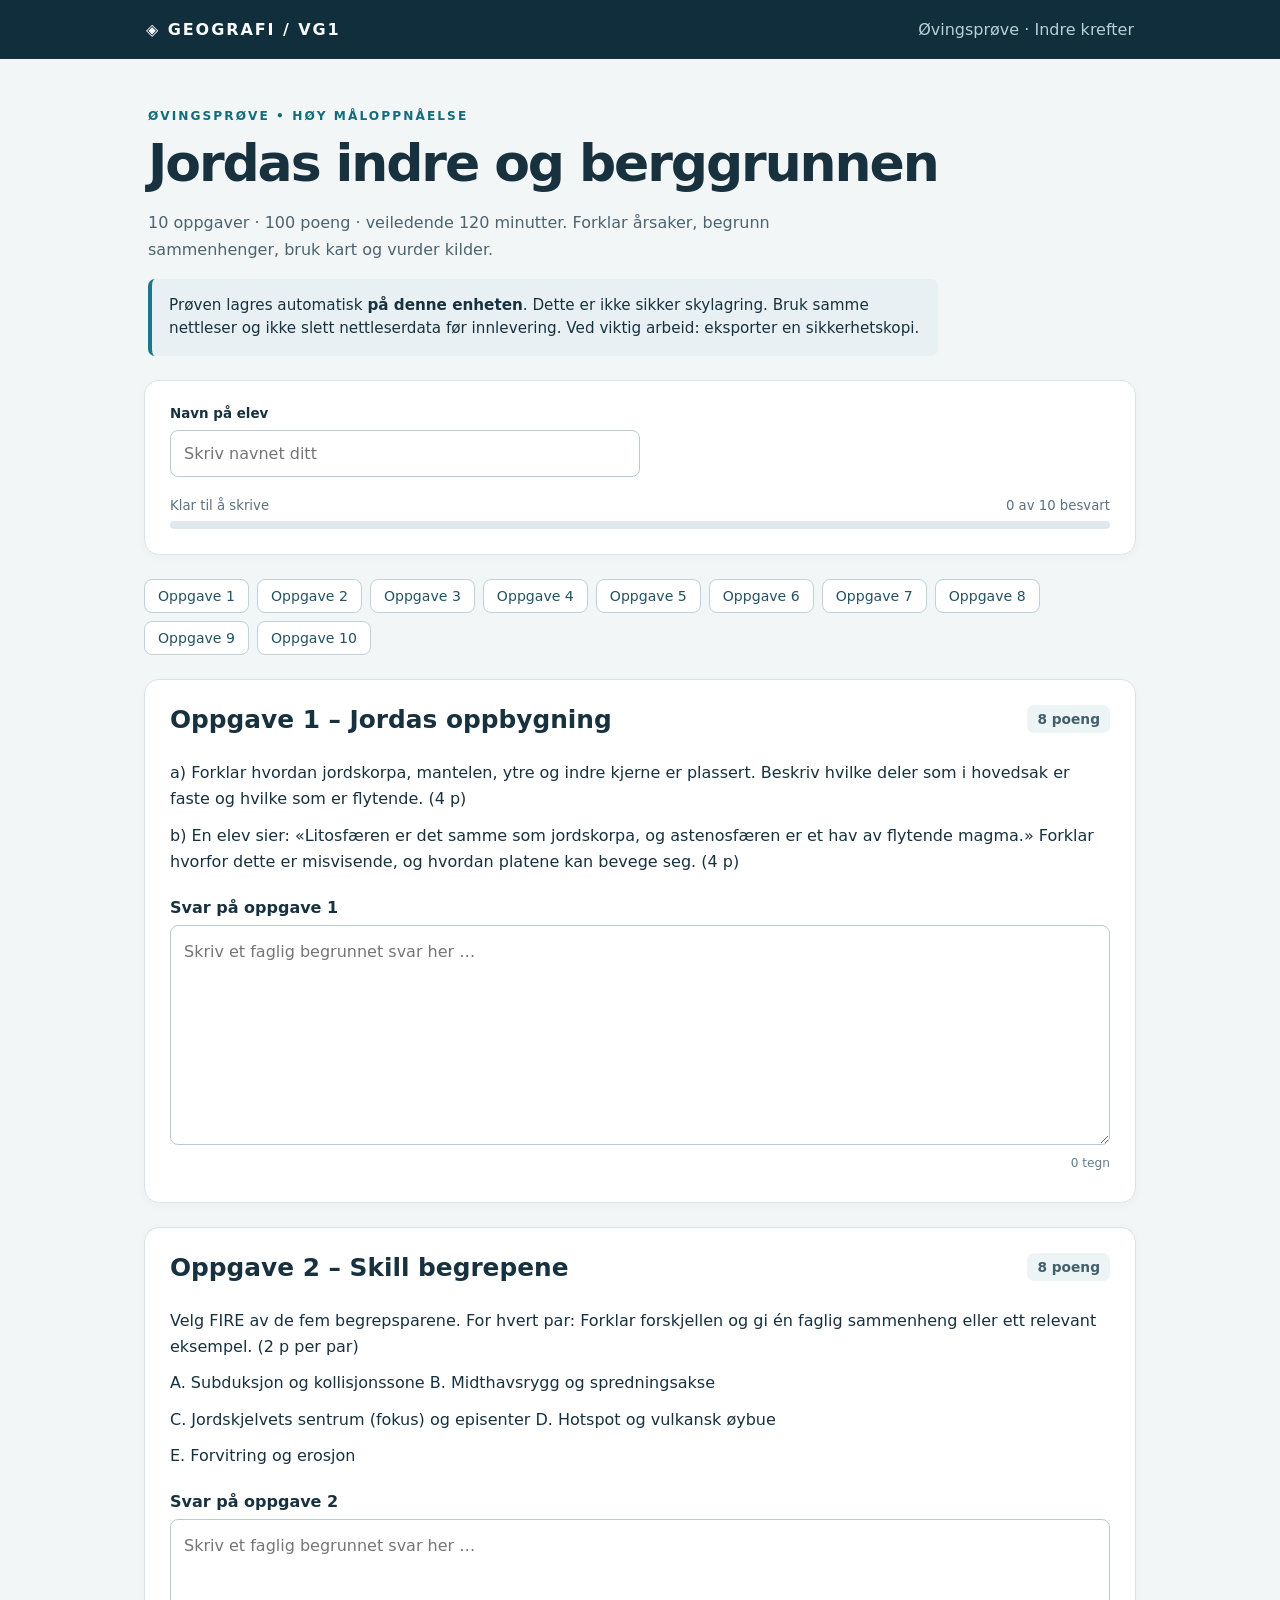
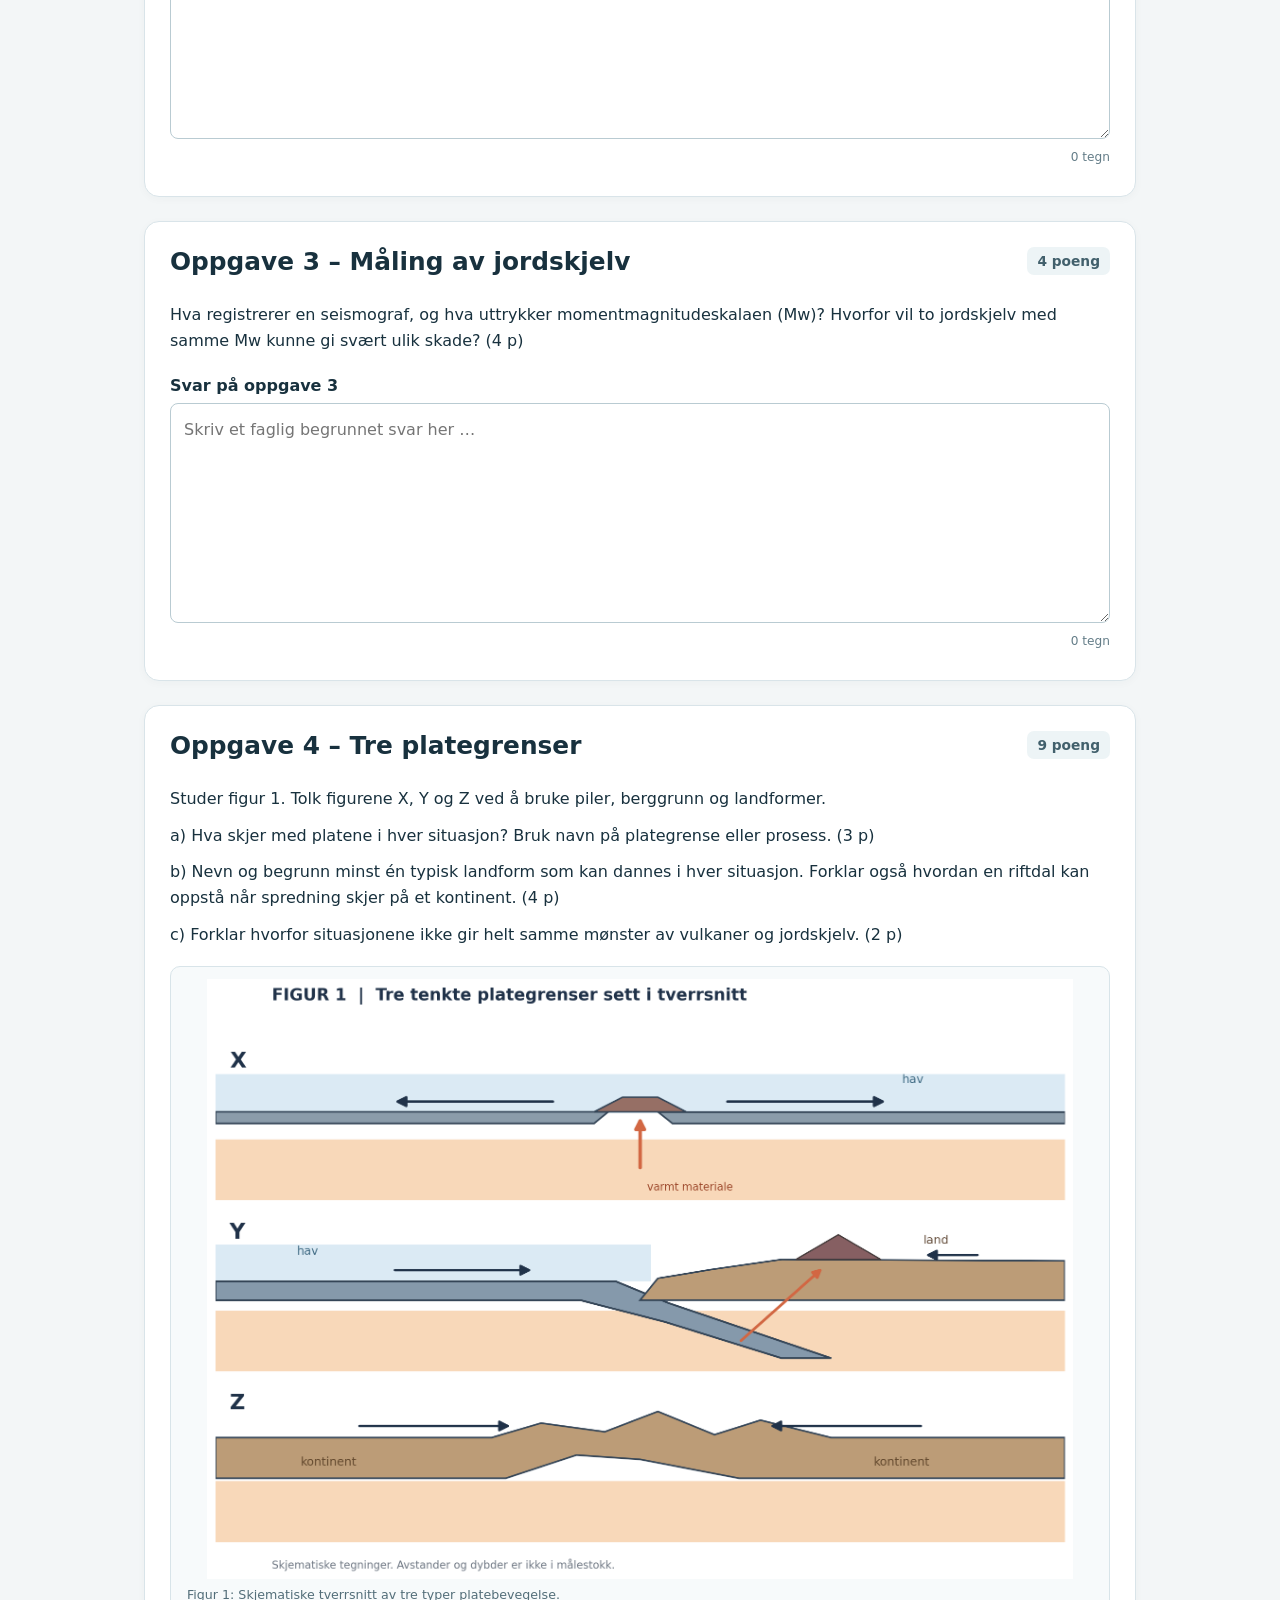
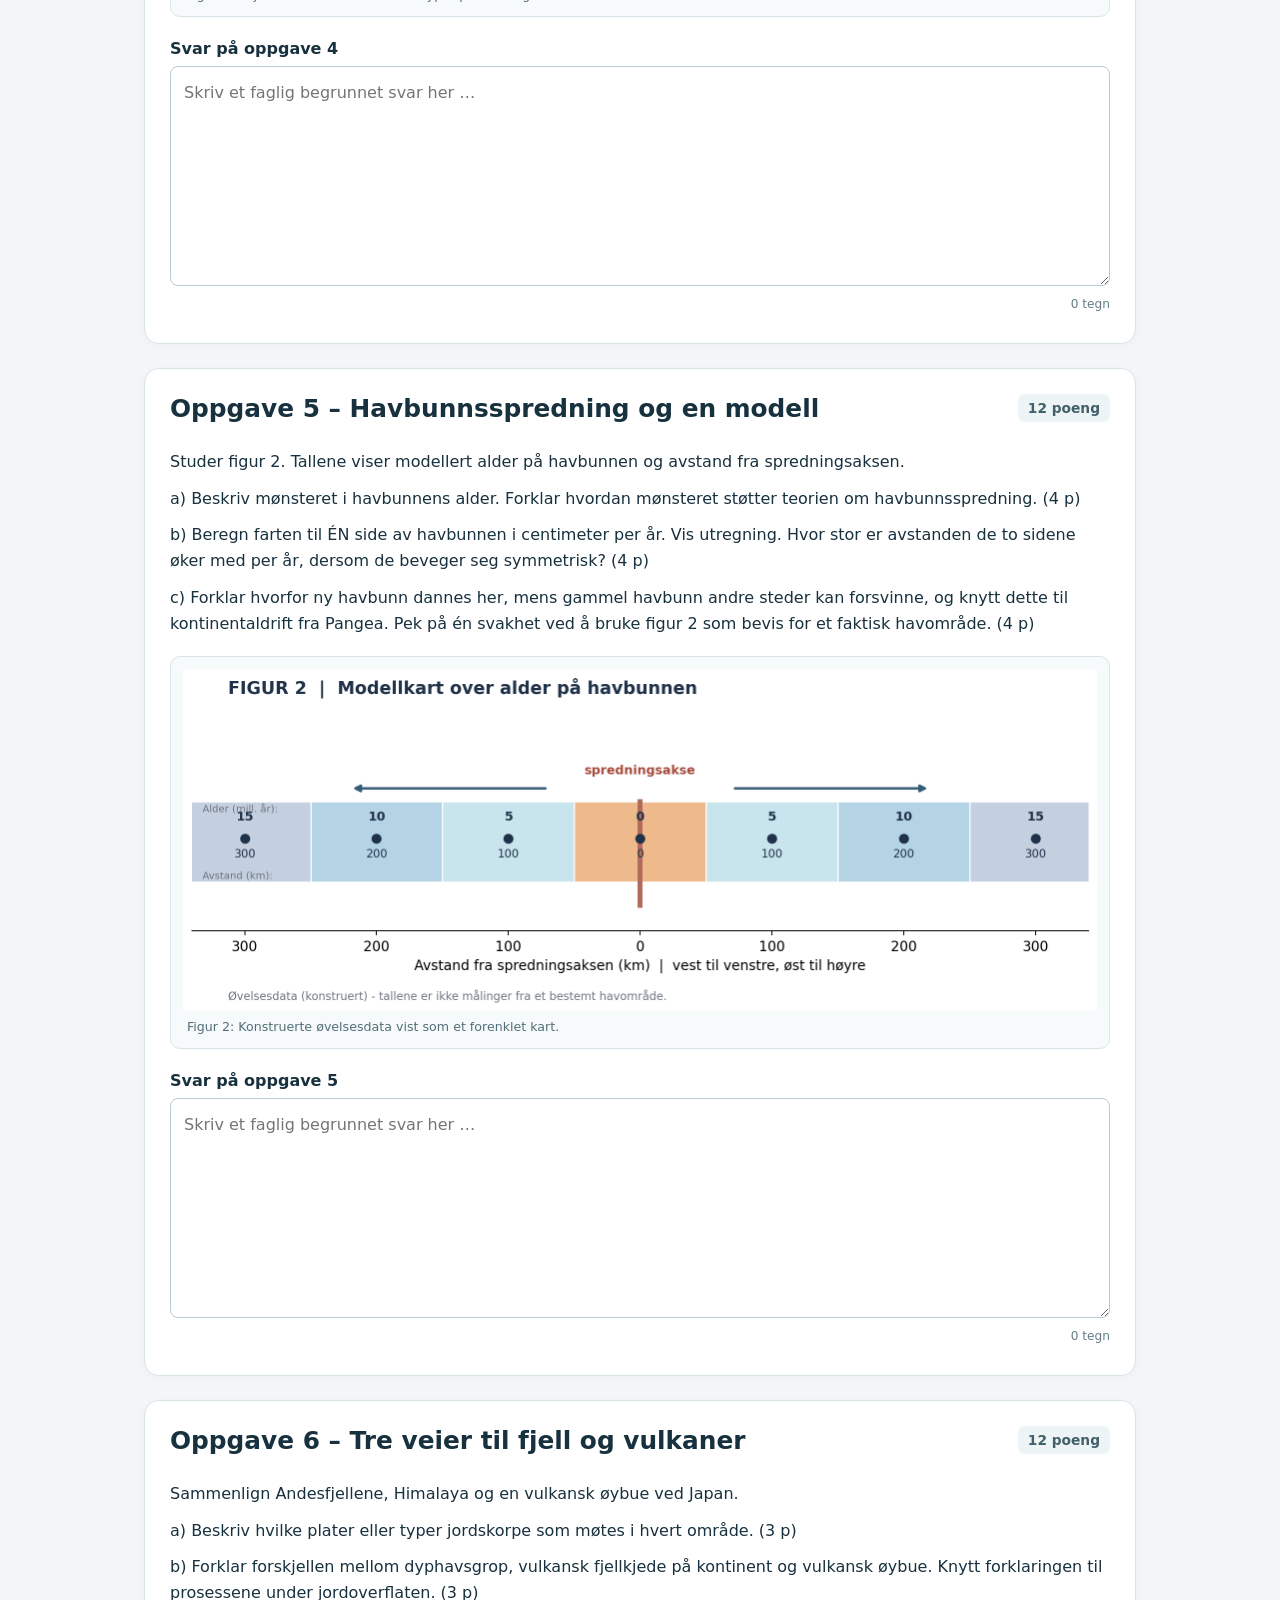
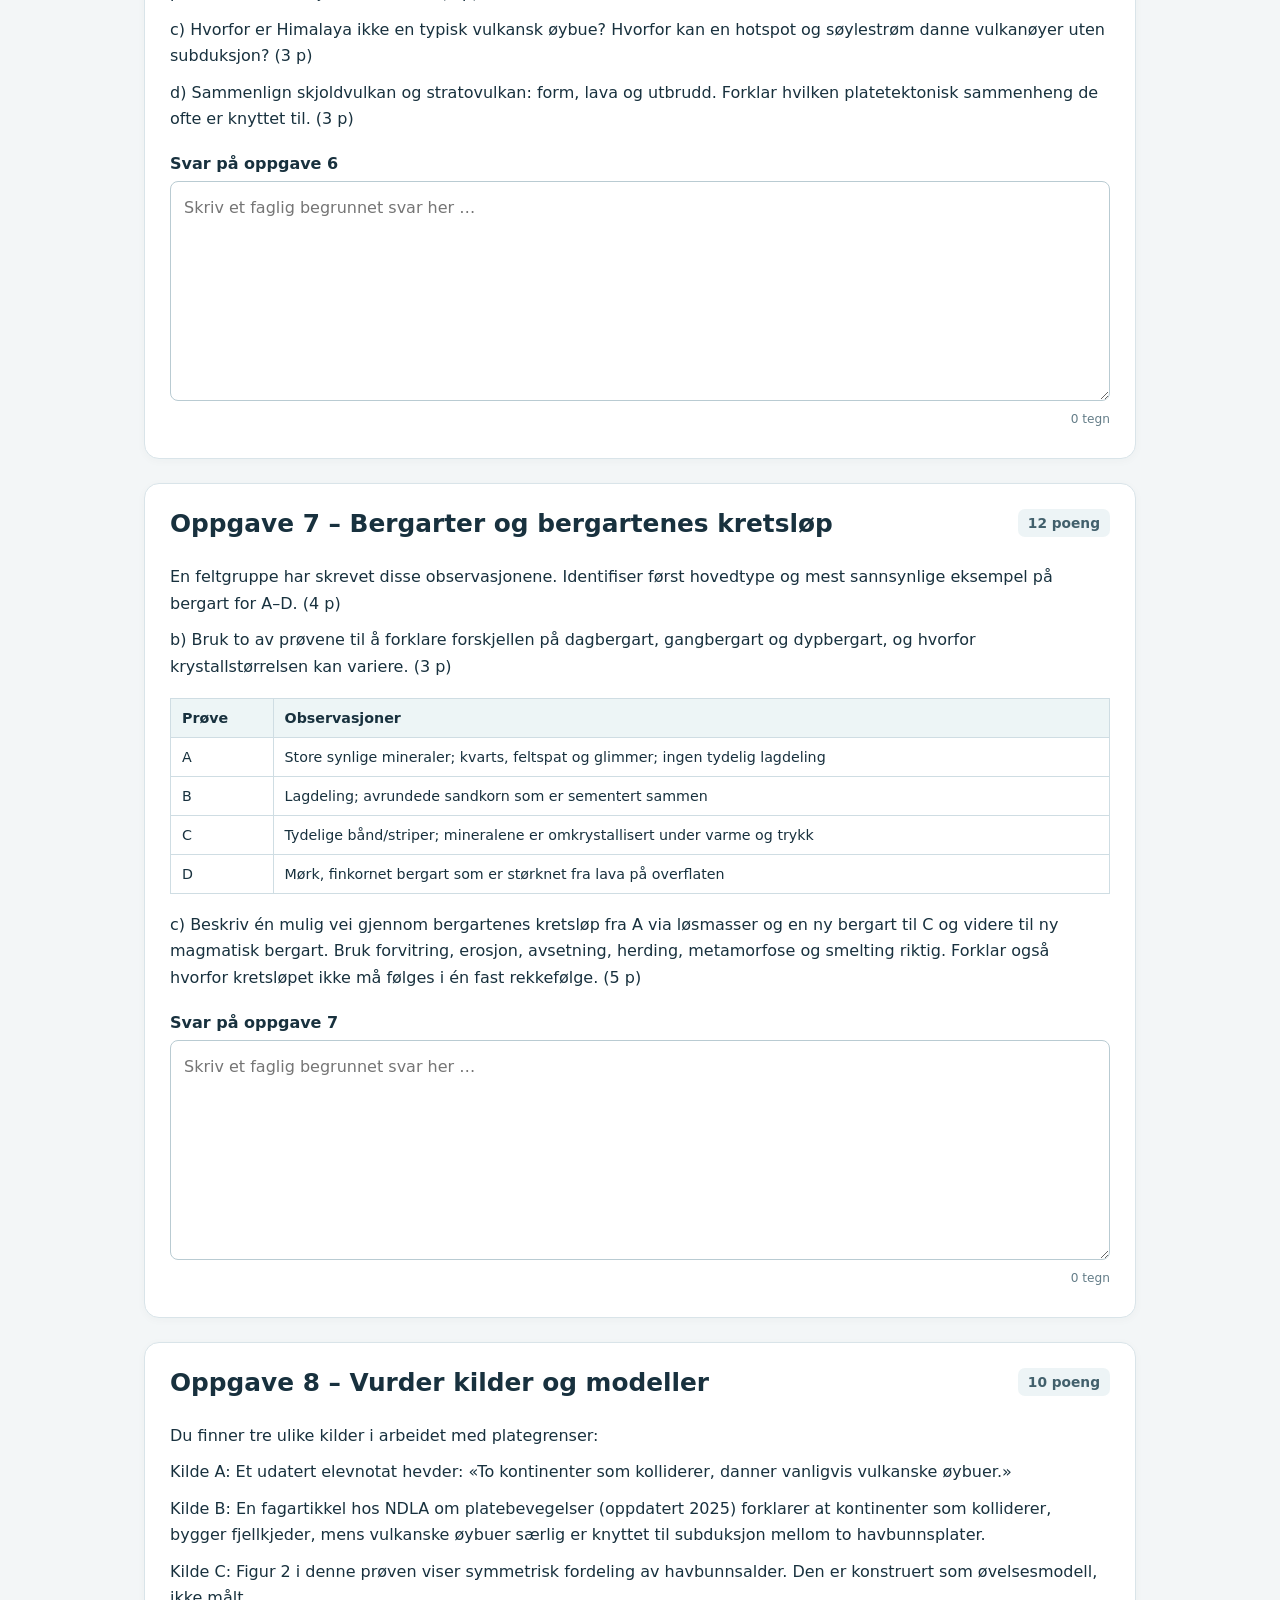
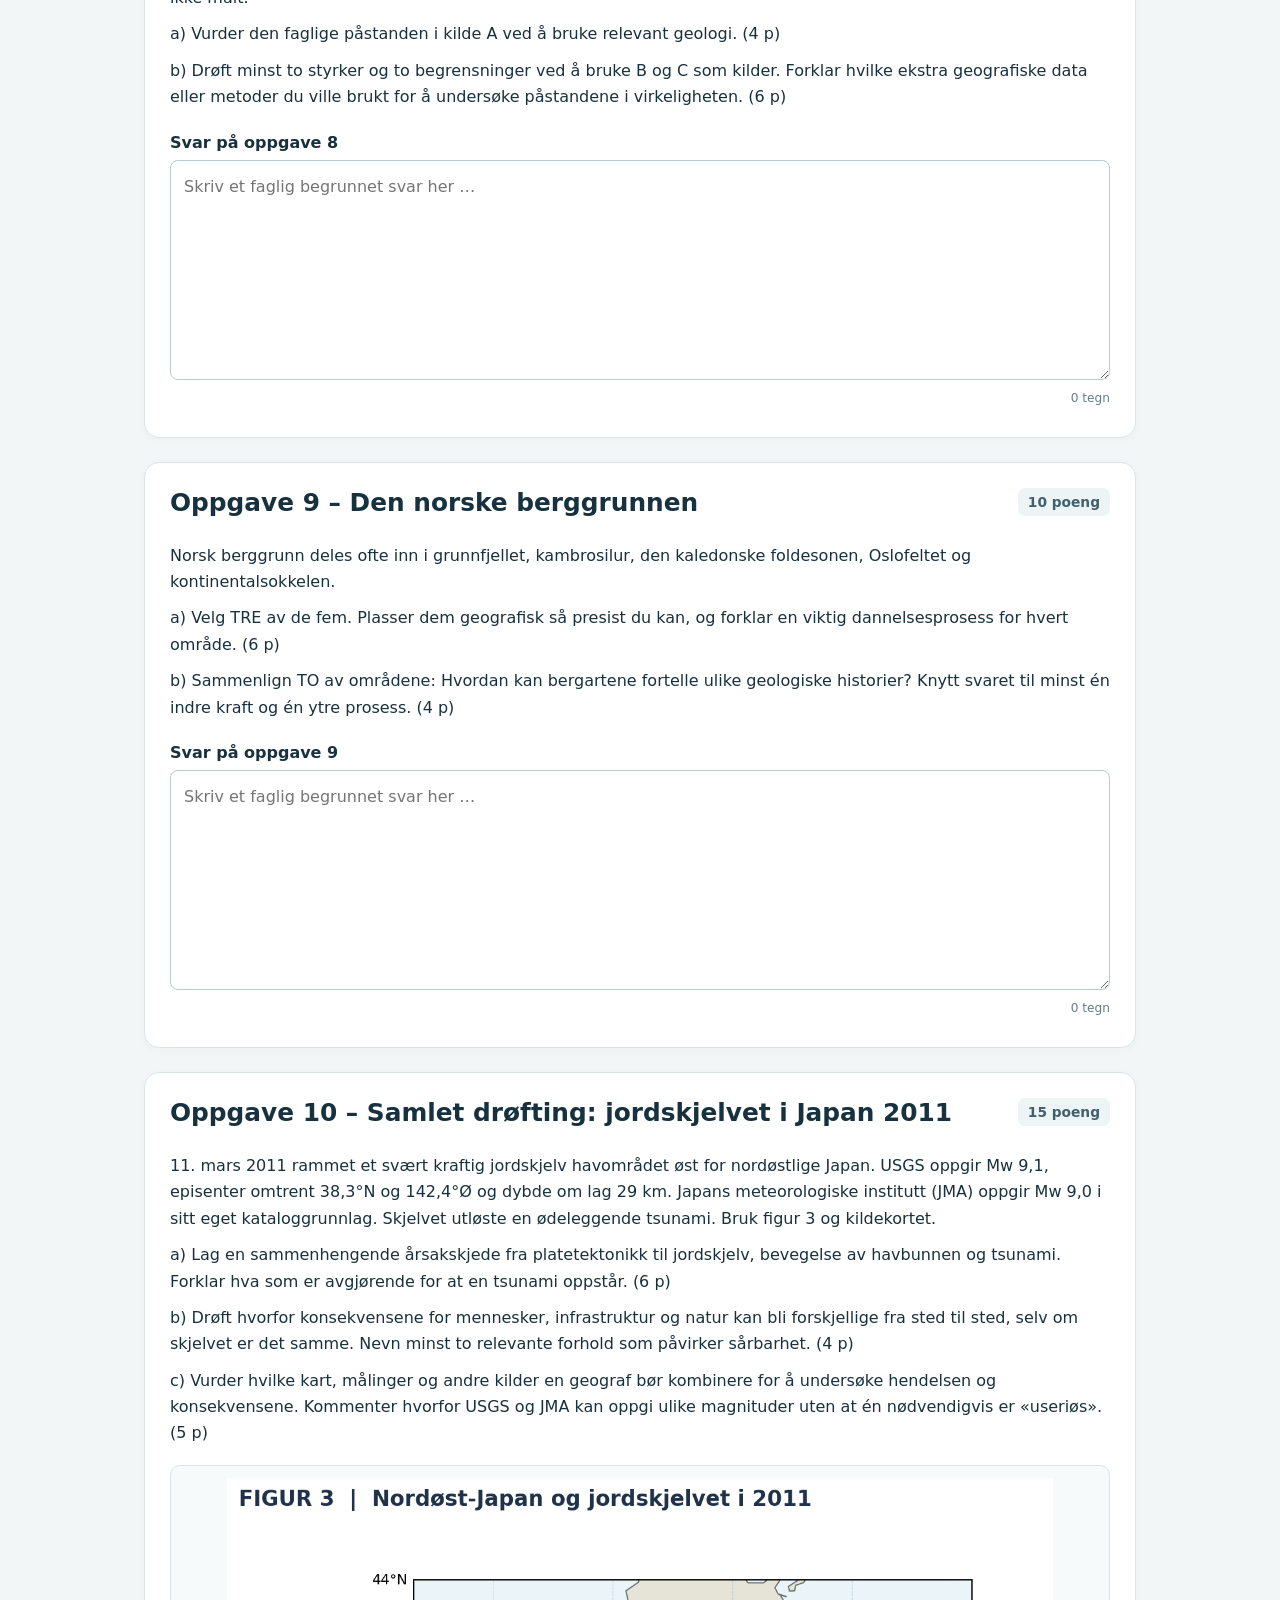
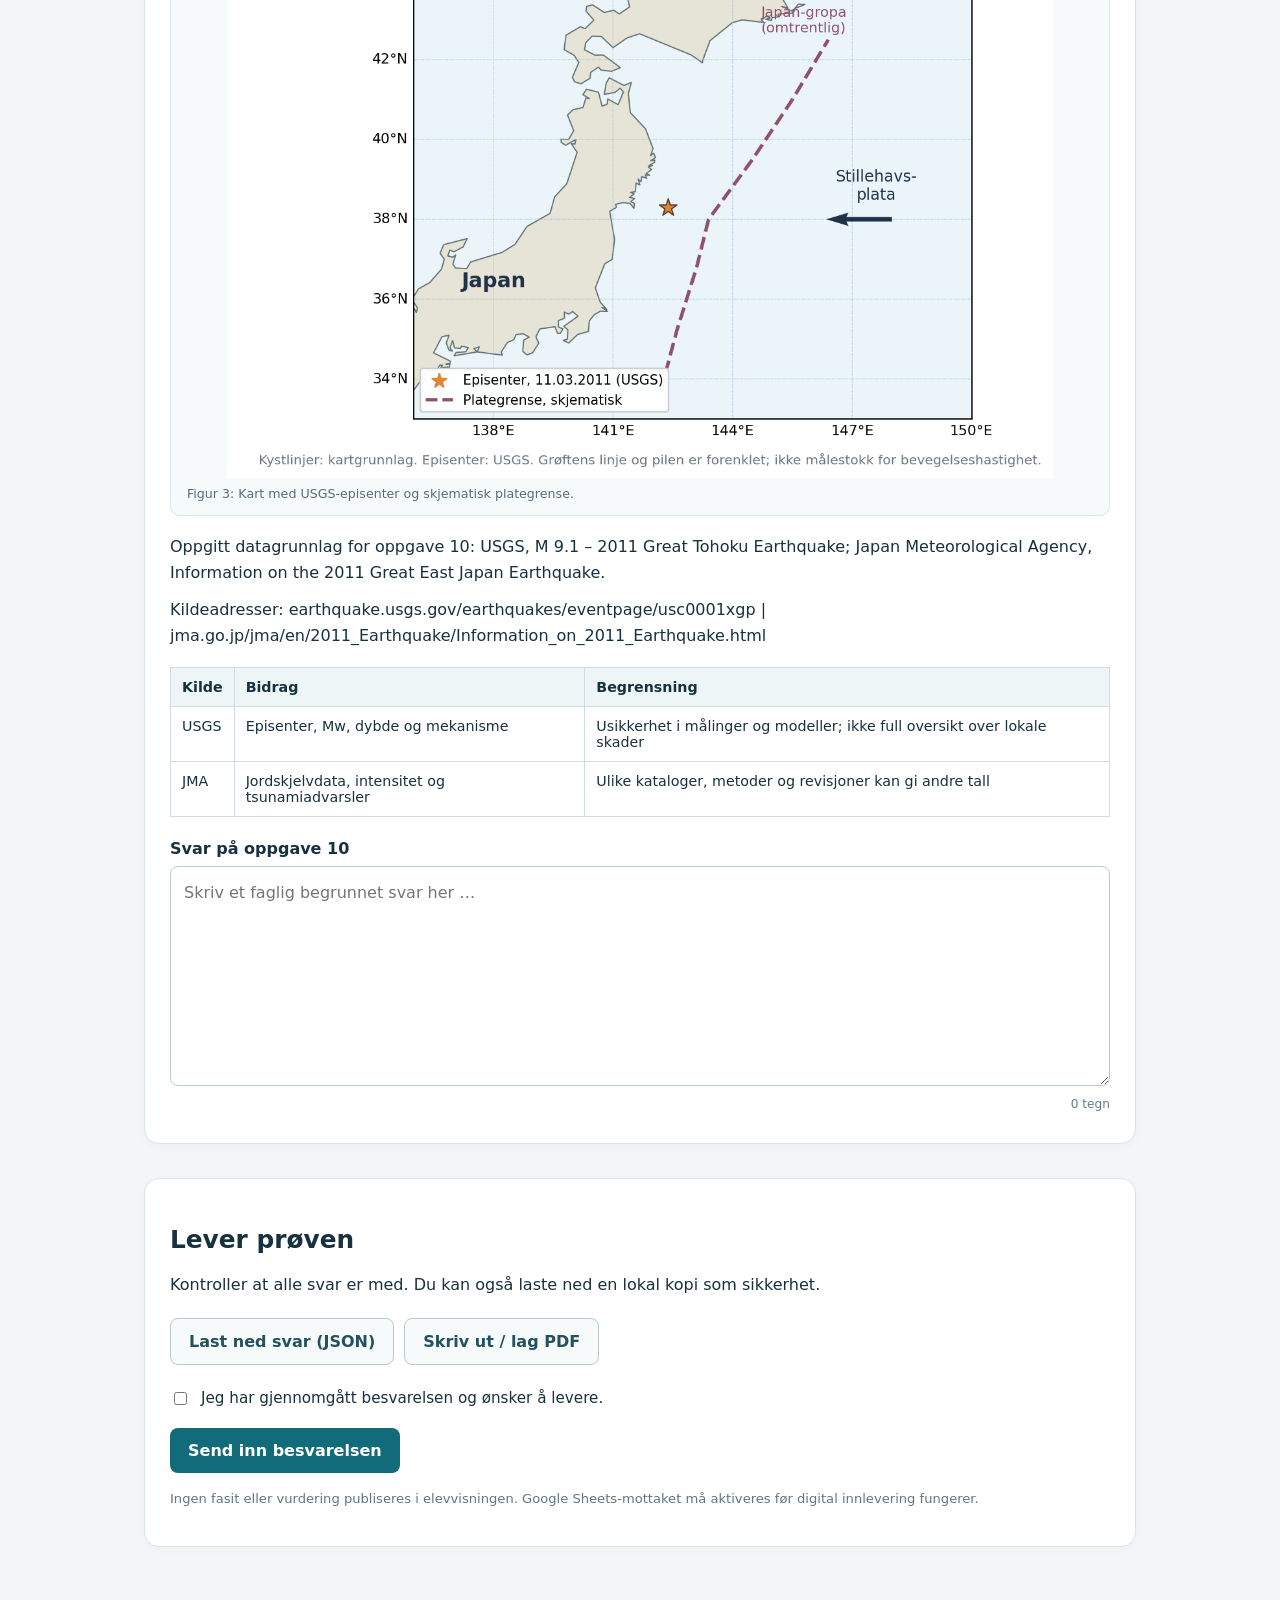
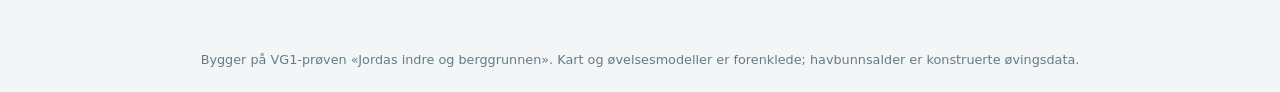
<file: index.html>
<!doctype html><html lang="no"><head><meta charset="utf-8"><meta name="viewport" content="width=device-width,initial-scale=1"><meta name="theme-color" content="#112e3b"><title>Geografiprøve VG1 – Emilie</title><link rel="stylesheet" href="style.css"></head><body><header><div class="top"><span class="brand">◈ GEOGRAFI / VG1</span><span class="subbrand">Øvingsprøve · Indre krefter</span></div></header><main><section class="intro"><p class="eyebrow">ØVINGSPRØVE • HØY MÅLOPPNÅELSE</p><h1>Jordas indre og berggrunnen</h1><p>10 oppgaver · 100 poeng · veiledende 120 minutter. Forklar årsaker, begrunn sammenhenger, bruk kart og vurder kilder.</p><div class="notice">Prøven lagres automatisk <strong>på denne enheten</strong>. Dette er ikke sikker skylagring. Bruk samme nettleser og ikke slett nettleserdata før innlevering. Ved viktig arbeid: eksporter en sikkerhetskopi.</div></section><section class="controls"><label for="student">Navn på elev</label><input id="student" placeholder="Skriv navnet ditt" maxlength="100" autocomplete="name"><div class="status-row"><span id="saveStatus" role="status">Klar til å skrive</span><span id="progressText">0 av 10 besvart</span></div><div class="meter"><div id="meterFill"></div></div></section><nav class="jump" id="jump" aria-label="Gå til oppgave"></nav><div id="questions"></div><section class="submit" id="delivery"><h2>Lever prøven</h2><p>Kontroller at alle svar er med. Du kan også laste ned en lokal kopi som sikkerhet.</p><div class="button-row"><button id="exportBtn" type="button" class="secondary">Last ned svar (JSON)</button><button id="printBtn" type="button" class="secondary">Skriv ut / lag PDF</button></div><label class="confirm"><input type="checkbox" id="agree"> Jeg har gjennomgått besvarelsen og ønsker å levere.</label><button id="submitBtn" class="primary" type="button">Send inn besvarelsen</button><p id="deliveryStatus" role="status"></p><div id="receipt" hidden></div><p class="fine">Ingen fasit eller vurdering publiseres i elevvisningen. Google Sheets-mottaket må aktiveres før digital innlevering fungerer.</p></section></main><footer>Bygger på VG1-prøven «Jordas indre og berggrunnen». Kart og øvelsesmodeller er forenklede; havbunnsalder er konstruerte øvingsdata.</footer><script src="config.js"></script><script src="app.js"></script></body></html>
</file>
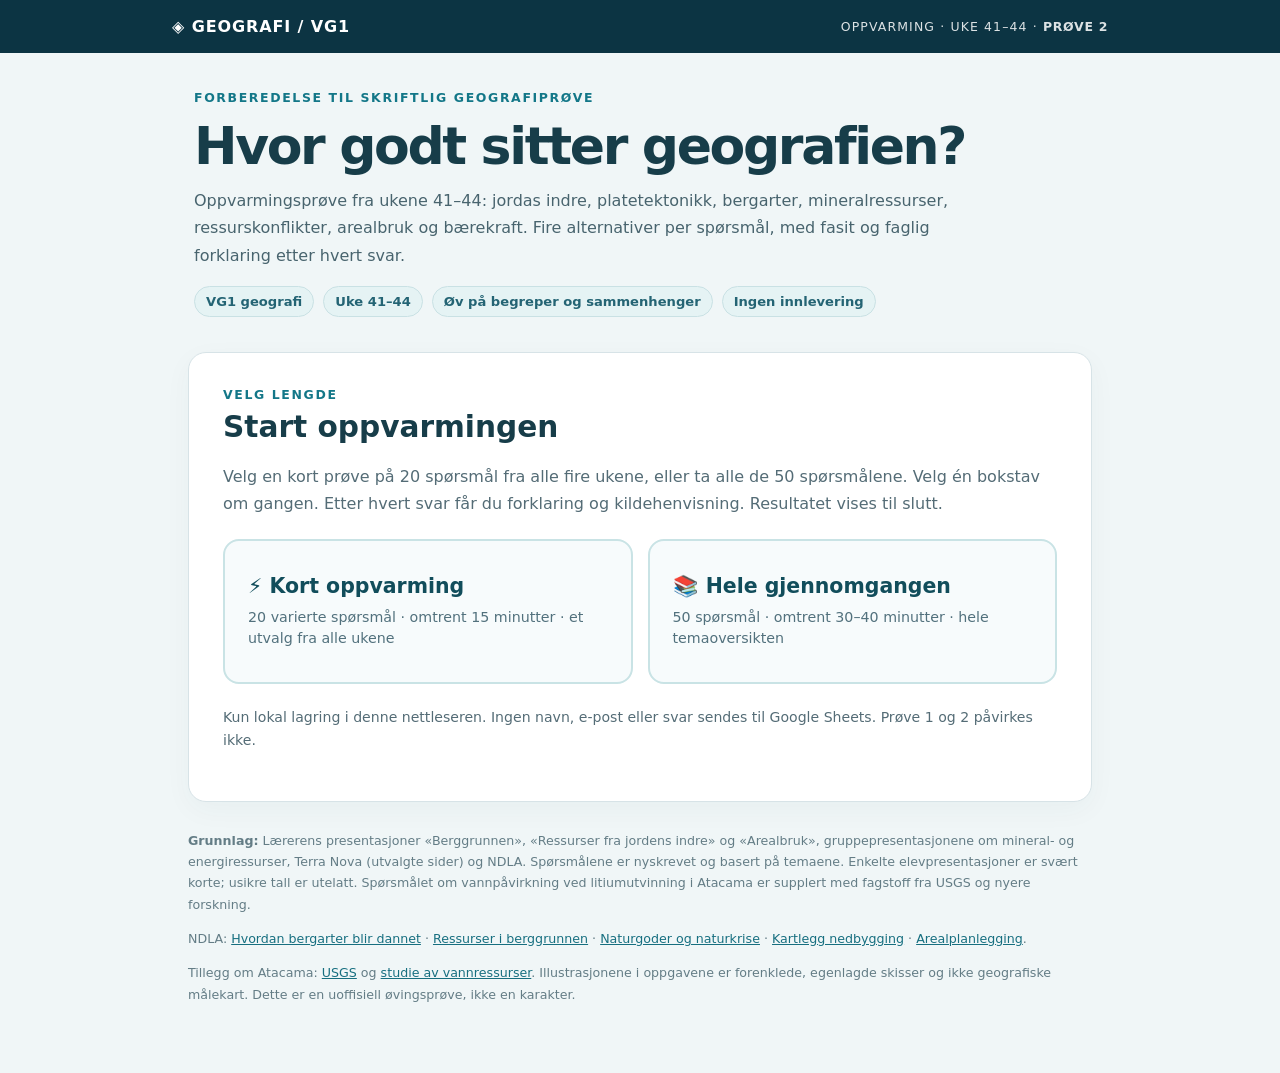
<file: oppvarming/index.html>
<!doctype html>
<html lang="no">
<head>
<meta charset="UTF-8">
<meta name="viewport" content="width=device-width, initial-scale=1">
<meta name="theme-color" content="#0c3443">
<title>Geografi VG1 – Oppvarmingsprøve uke 41–44</title>
<style>
:root{color-scheme:light;font-family:Inter,ui-sans-serif,system-ui,-apple-system,BlinkMacSystemFont,"Segoe UI",sans-serif;--ink:#173d49;--muted:#546c76;--teal:#147989;--tealD:#0d5765;--line:#d7e3e7;--good:#156d52;--bad:#984c31;--soft:#eaf5f6;--page:#f0f6f7;--blue:#e8f1ff}
*{box-sizing:border-box}html{scroll-behavior:smooth}body{margin:0;color:var(--ink);background:var(--page);min-height:100vh}
a{color:#117082}a:hover{text-decoration:none}button{font:inherit;cursor:pointer}button:focus-visible,.option:focus-visible{outline:3px solid #ffb750;outline-offset:3px}
header{background:#0c3443;color:#fff}header .inner{max-width:980px;margin:auto;padding:17px 22px;display:flex;justify-content:space-between;gap:16px;flex-wrap:wrap;align-items:center}header a{color:inherit;text-decoration:none;font-weight:900;letter-spacing:.055em}header .right{font-size:.78rem;opacity:.86;letter-spacing:.09em}
main{max-width:940px;padding:28px 18px 55px;margin:auto}.hero{padding:9px 6px 17px}.eyebrow{font-size:.78rem;letter-spacing:.13em;color:#137788;font-weight:850;text-transform:uppercase}.hero h1{font-weight:900;font-size:clamp(2.05rem,5vw,3.25rem);letter-spacing:-.045em;line-height:1.12;margin:12px 0}.hero p{max-width:790px;color:#48646e;line-height:1.7;margin:0 0 10px}.pillrow{display:flex;gap:9px;flex-wrap:wrap;margin-top:17px}.pill{border:1px solid #c9e1e4;color:#246474;background:#e5f3f4;font-size:.82rem;padding:7px 11px;border-radius:30px;font-weight:750}
.card{background:white;border:1px solid var(--line);box-shadow:0 8px 28px #1043560a;border-radius:18px;padding:clamp(20px,4vw,34px);margin:18px 0}.card h2{margin:5px 0 13px;font-size:clamp(1.37rem,3vw,1.85rem);line-height:1.4}.card p{line-height:1.65}.muted{color:var(--muted)}.small{font-size:.88rem}.explain{border-radius:12px;padding:16px 18px;background:#e7f5f0;color:#235d4a;border:1px solid #add5c6}.warning{padding:15px 18px;background:#f2f7f9;border-left:4px solid var(--teal);border-radius:8px;line-height:1.6;color:#48616e}
.modes{display:grid;grid-template-columns:repeat(2,minmax(0,1fr));gap:15px;margin:22px 0}.mode{padding:23px;text-align:left;border:2px solid #c9e3e5;background:#f7fbfc;border-radius:16px;min-height:145px;transition:background .16s,transform .16s,border-color .16s}.mode:hover{background:#e9f6f7;border-color:#2a8a93;transform:translateY(-2px)}.mode strong{display:block;font-size:1.28rem;color:#114d5b;margin-bottom:9px}.mode span{display:block;color:#52717d;line-height:1.5;font-size:.89rem}
.action{display:inline-flex;justify-content:center;align-items:center;border-radius:9px;font-weight:820;border:1px solid #147487;background:#147487;color:#fff;padding:13px 18px;margin-top:11px}.action:hover{background:#0c5f70}.action.alt{color:#16677a;background:#edf6f8;border:1px solid #bfd8de}.action.alt:hover{background:#dceff2}.action:disabled{opacity:.5;cursor:default}.buttonrow{display:flex;gap:10px;flex-wrap:wrap}.buttonrow button{flex-grow:0}
.progress-top{display:flex;justify-content:space-between;align-items:center;gap:12px;flex-wrap:wrap;color:#56747d;font-weight:760;font-size:.83rem}.progress-track{height:9px;border-radius:40px;background:#e3f0f2;overflow:hidden;margin:12px 0 18px}.progress-fill{height:100%;width:0;background:linear-gradient(90deg,#148b8b,#60b499);transition:width .25s}
.tag{font-size:.78rem;color:#187789;font-weight:850;letter-spacing:.08em;text-transform:uppercase}.question{font-size:clamp(1.19rem,2.8vw,1.47rem);line-height:1.52;margin:16px 0 20px;font-weight:800}.options{display:grid;gap:11px;margin-top:18px}.option{width:100%;background:#fff;text-align:left;border:1.5px solid #cddde3;border-radius:13px;padding:15px 16px;display:flex;align-items:flex-start;gap:15px;color:var(--ink);line-height:1.5;transition:.16s}.option:not(:disabled):hover{background:#eff8f9;border-color:#55a5af}.letter{display:flex;justify-content:center;align-items:center;flex:none;width:30px;height:30px;border-radius:9px;background:#e7f1f3;color:#226775;font-weight:900}.option:disabled{cursor:default}.option.correct{background:#e7f6ef;border-color:#57a789}.option.correct .letter{background:#bce8d5;color:#145b42}.option.incorrect{background:#fff0e6;border-color:#d8a27d}.option.incorrect .letter{background:#f4d5c0;color:#924a26}.option.dimmed{opacity:.65}
.feedback{margin-top:20px;border-radius:13px;padding:19px;border:1px solid #b7d5cf;background:#eef8f4}.feedback.bad{background:#fff4e9;border-color:#e6c3a5}.feedback h3{margin:0 0 7px;color:#175b47}.feedback.bad h3{color:#8c4629}.feedback p{margin:7px 0;line-height:1.65}.source{margin-top:17px;font-size:.78rem;color:#667e88}.after{display:flex;justify-content:flex-end;margin-top:14px}.figure{margin:15px 0 20px;border-radius:12px;padding:12px;border:1px solid #d7e3e8;background:#f6fbfc}.figure svg{display:block;width:100%;height:auto;max-width:600px;margin:auto}.figure figcaption{font-size:.77rem;color:#5d7882;text-align:center;margin-top:9px}
.results-big{font-size:clamp(2.9rem,9vw,5.4rem);font-weight:900;color:#17706d;letter-spacing:-.06em;margin:12px 0}.breakdown{display:grid;gap:12px;margin-top:18px}.break-row{display:grid;grid-template-columns:165px 1fr 65px;align-items:center;gap:13px;font-size:.88rem;font-weight:700}.break-bar{height:9px;border-radius:30px;background:#e8f1f3;overflow:hidden}.break-bar div{height:100%;background:#218a91}.review-item{border:1px solid #dce8ec;border-radius:11px;padding:14px;margin:11px 0;background:#f9fcfd}.review-item h4{margin:0 0 9px}.review-item p{margin:5px 0;color:#48636f;font-size:.89rem}.written-prompts{border-top:1px solid #deeaed;margin-top:25px;padding-top:19px}.written-prompts li{margin-bottom:9px;line-height:1.6}.bottom{margin-top:28px;font-size:.79rem;line-height:1.7;color:#647d86}.bottom a{color:#176f80}.hidden,[hidden]{display:none!important}
@media (max-width:650px){main{padding:19px 10px 35px}.hero{padding:5px 8px 10px}.modes{grid-template-columns:1fr}.mode{min-height:110px}.break-row{grid-template-columns:122px 1fr 58px;gap:7px;font-size:.78rem}.buttonrow button{flex:1;min-width:150px}.option{padding:13px 12px}.option .letter{width:27px;height:27px}}
@media print{body{background:white}.hero,header,.no-print,#landing,#quiz-section,.bottom{display:none!important}.card{box-shadow:none;border:0;padding:0}.review-item{break-inside:avoid}main{padding:0}}
</style>
</head>
<body>
<header><div class="inner"><a href="../">◈ GEOGRAFI / VG1</a><span class="right">OPPVARMING · UKE 41–44 · <a href="../prove2/">PRØVE 2</a></span></div></header>
<main>
<section class="hero">
  <div class="eyebrow">Forberedelse til skriftlig geografiprøve</div>
  <h1>Hvor godt sitter geografien?</h1>
  <p>Oppvarmingsprøve fra ukene 41–44: jordas indre, platetektonikk, bergarter, mineralressurser, ressurskonflikter, arealbruk og bærekraft. Fire alternativer per spørsmål, med fasit og faglig forklaring etter hvert svar.</p>
  <div class="pillrow"><span class="pill">VG1 geografi</span><span class="pill">Uke 41–44</span><span class="pill">Øv på begreper og sammenhenger</span><span class="pill">Ingen innlevering</span></div>
</section>
<section id="landing" class="card" aria-label="Velg prøve">
  <div class="eyebrow">Velg lengde</div><h2>Start oppvarmingen</h2>
  <p class="muted">Velg en kort prøve på 20 spørsmål fra alle fire ukene, eller ta alle de 50 spørsmålene. Velg én bokstav om gangen. Etter hvert svar får du forklaring og kildehenvisning. Resultatet vises til slutt.</p>
  <div class="modes">
    <button class="mode" id="start-short" type="button"><strong>⚡ Kort oppvarming</strong><span>20 varierte spørsmål · omtrent 15 minutter · et utvalg fra alle ukene</span></button>
    <button class="mode" id="start-full" type="button"><strong>📚 Hele gjennomgangen</strong><span>50 spørsmål · omtrent 30–40 minutter · hele temaoversikten</span></button>
  </div>
  <div id="resume-wrap" class="hidden">
    <p class="warning">Du har en påbegynt prøve lagret på denne enheten. Du kan fortsette der du slapp, eller starte en ny.</p>
    <div class="buttonrow"><button class="action" id="resume" type="button">Fortsett forrige prøve</button><button class="action alt" id="discard" type="button">Slett den gamle økten</button></div>
  </div>
  <p class="small muted">Kun lokal lagring i denne nettleseren. Ingen navn, e-post eller svar sendes til Google Sheets. Prøve 1 og 2 påvirkes ikke.</p>
</section>
<section id="quiz-section" class="card hidden" aria-live="polite" aria-label="Flervalgsprøve">
  <div class="progress-top"><span id="progress-label">Spørsmål 1 av 20</span><span id="week-label">Uke 41</span></div>
  <div class="progress-track"><div class="progress-fill" id="progress-fill"></div></div>
  <div class="tag" id="question-type"></div>
  <h2 class="question" id="question-text"></h2>
  <div id="figure-host"></div>
  <div class="options" id="options"></div>
  <div class="feedback hidden" id="feedback" role="status"></div>
  <div class="after"><button class="action hidden" id="next-question" type="button">Neste spørsmål</button></div>
</section>
<section id="results" class="card hidden" aria-live="polite" aria-label="Prøveresultat">
 <div class="eyebrow">Oppvarming gjennomført</div>
 <h2>Ditt resultat</h2>
 <div class="results-big" id="result-pct"></div>
 <p id="result-summary"></p>
 <div class="breakdown" id="week-breakdown"></div>
 <h3>Dette bør du se nærmere på</h3>
 <div id="review"></div>
 <div class="written-prompts">
  <h3>Viktig: Den egentlige prøven er skriftlig</h3>
  <p class="muted">Multiple choice er oppvarming. Øv også på å svare med egne ord:</p>
  <ol>
   <li>Forklar forskjellen på spredning, subduksjon og kollisjon mellom kontinenter. Bruk minst to landformer som eksempler.</li>
   <li>Velg én ressurs fra jordas indre, gjerne <strong>Australias jernmalm, kull eller uran</strong>. Forklar dannelse, lokalisering, utvinning, bruk og konsekvenser.</li>
   <li>Drøft en arealbrukskonflikt i Norge eller Sápmi ved å vise til minst to ulike interesser og mulige løsninger.</li>
  </ol>
 </div>
 <div class="buttonrow no-print"><button class="action" id="again-short" type="button">Ny kortprøve</button><button class="action alt" id="again-full" type="button">Ta alle 50</button><button class="action alt" id="print" type="button">Skriv ut resultat</button></div>
</section>
<div class="bottom">
 <p><strong>Grunnlag:</strong> Lærerens presentasjoner «Berggrunnen», «Ressurser fra jordens indre» og «Arealbruk», gruppepresentasjonene om mineral- og energiressurser, Terra Nova (utvalgte sider) og NDLA. Spørsmålene er nyskrevet og basert på temaene. Enkelte elevpresentasjoner er svært korte; usikre tall er utelatt. Spørsmålet om vannpåvirkning ved litiumutvinning i Atacama er supplert med fagstoff fra USGS og nyere forskning.</p>
 <p>NDLA: <a href="https://ndla.no/r/geografi/hvordan-bergarter-blir-dannet/978417980b" target="_blank" rel="noopener">Hvordan bergarter blir dannet</a> · <a href="https://ndla.no/r/geografi/ressurser-i-berggrunnen/837c249839" target="_blank" rel="noopener">Ressurser i berggrunnen</a> · <a href="https://ndla.no/r/geografi/naturgoder-naturforvaltning-og-naturkrise/7dbf97b47e" target="_blank" rel="noopener">Naturgoder og naturkrise</a> · <a href="https://ndla.no/r/geografi/kartlegg-nedbygging-av-natur/54114c2faa" target="_blank" rel="noopener">Kartlegg nedbygging</a> · <a href="https://ndla.no/r/geografi/arealplanlegging-og-arealbruk/c27b956bb3" target="_blank" rel="noopener">Arealplanlegging</a>.</p>
 <p>Tillegg om Atacama: <a href="https://www.usgs.gov/media/before-after/lithium-mining-salar-de-atacama-chile" target="_blank" rel="noopener">USGS</a> og <a href="https://www.nature.com/articles/s43247-025-02130-6" target="_blank" rel="noopener">studie av vannressurser</a>. Illustrasjonene i oppgavene er forenklede, egenlagde skisser og ikke geografiske målekart. Dette er en uoffisiell øvingsprøve, ikke en karakter.</p>
</div>
</main>
<script>
'use strict';
const ALL_QUESTIONS=[{"id":1,"week":41,"q":"Hvilken beskrivelse av jordas kjerne er riktig?","o":["Både indre og ytre kjerne er flytende.","Den indre kjernen er fast, mens den ytre er flytende.","Den indre kjernen består av størknet lava.","Den ytre kjernen er den samme som mantelen."],"a":1,"why":"Jorda har en fast indre kjerne og en flytende ytre kjerne. Utenfor kjernen ligger mantelen og deretter jordskorpa.","source":"Lærerens begrepsliste: Jordas oppbygning","level":"Begrep","fig":null},{"id":2,"week":41,"q":"Hva er forskjellen på litosfæren og astenosfæren?","o":["Litosfæren er den faste ytterdelen; astenosfæren er et mer seigt/deformerbart område i øvre mantel.","Litosfæren er flytende, og astenosfæren er fast indre kjerne.","Litosfæren er bare havbunn, astenosfæren bare kontinenter.","Det er to navn på jordas kjerne."],"a":0,"why":"Litosfæren omfatter jordskorpa og den øverste, stive mantelen. Den ligger over en mer formbar del av den øvre mantelen, astenosfæren.","source":"Jordas oppbygning og platetektonikk, lærerens oversikt","level":"Begrep","fig":null},{"id":3,"week":41,"q":"Hva var Pangea?","o":["En gammel havbunnsplate som sank ned i mantelen.","En vulkan på Island.","Et tidligere superkontinent der store deler av landmassene var samlet.","Et annet navn på jordas mantel."],"a":2,"why":"Pangea var et superkontinent. At kontinentene har flyttet seg over geologisk tid, er en viktig del av forståelsen av kontinentaldrift.","source":"Lærerens begrepsliste: Pangea","level":"Begrep","fig":null},{"id":4,"week":41,"q":"Se på skissen: Hva skjer ved denne plategrensen?","o":["En havbunnsplate synker under en annen plate.","To kontinenter presses sammen til en fjellkjede.","To plater glir sidelengs forbi hverandre.","Platene beveger seg fra hverandre og ny havbunn kan dannes."],"a":3,"why":"Skissen viser en spredningsakse: platene beveger seg bort fra hverandre, og magma størkner til ny havbunn ved midthavsryggen.","source":"Jordas oppbygning og platetektonikk: midthavsrygg","level":"Anvende","fig":"ridge"},{"id":5,"week":41,"q":"Hva er en riftdal?","o":["En dal som bare dannes av elveerosjon.","En nedsenket landform som kan utvikles der kontinental jordskorpe strekkes og sprekker opp.","En dyphavsgrop langs en subduksjonssone.","En dal der to havbunnsplater kolliderer."],"a":1,"why":"Når kontinental jordskorpe strekkes ved en spredningssone, kan blokker synke ned og danne en riftdal.","source":"Jordas oppbygning og platetektonikk: spredningsakser","level":"Forstå","fig":null},{"id":6,"week":41,"q":"Hva kan dannes når en havbunnsplate presses ned under en kontinentalplate?","o":["En dyphavsgrop og en vulkansk fjellkjede på kontinentet.","Bare en midthavsrygg.","En flat, stabil innlandsslette uten vulkaner.","En ny indre kjerne."],"a":0,"why":"Ved hav–kontinent-subduksjon kan havbunnsplaten synke ned, og det kan dannes en dyphavsgrop og vulkaner, som ved Andesfjellene.","source":"Lærerens begrepsliste: kollisjonssoner","level":"Anvende","fig":null},{"id":7,"week":41,"q":"Hvordan kan en vulkansk øybue dannes?","o":["Når en elv lager avsetninger ved kysten.","Når to kontinenter kolliderer uten subduksjon.","Når en havbunnsplate synker under en annen, slik at magma kan danne vulkanøyer.","Når en isbre legger igjen morenemateriale."],"a":2,"why":"Vulkanske øybuer er typiske der én havbunnsplate subduserer under en annen. Hotspots kan også danne vulkanøyer, men det er en annen prosess.","source":"Jordas oppbygning og platetektonikk: vulkanske øybuer","level":"Forstå","fig":null},{"id":8,"week":41,"q":"Hva forklarer best dannelsen av Himalaya?","o":["Spredning mellom to havbunnsplater.","En enkelt hotspot midt i havet.","En tsunami som skyver jordskorpa opp.","Kollisjon mellom kontinentalplater som presser bergarter sammen og hever fjell."],"a":3,"why":"Himalaya er knyttet til at den indiske kontinentalplaten kolliderer med den eurasiske. Dette gir folding, oppskyving og fjellkjededannelse.","source":"Lærerens begrepsliste: fjellkjedefolding","level":"Anvende","fig":null},{"id":9,"week":41,"q":"Hva er en dyphavsgrop vanligvis knyttet til?","o":["En subduksjonssone der en havbunnsplate bøyes ned.","En dal gravd ut av en isbre på land.","Toppen av en midthavsrygg.","Et gammelt elvedelta."],"a":0,"why":"Dyphavsgroper er lange, dype forsenkninger i havbunnen, ofte der en havbunnsplate synker ned i mantelen.","source":"Jordas oppbygning og platetektonikk: dyphavsgrop","level":"Begrep","fig":null},{"id":10,"week":41,"q":"Hvorfor kan Hawaii ha vulkaner selv om øyene ligger langt fra en vanlig plategrense?","o":["Fordi sandsteinen smelter av tidevannet.","Fordi et hotspot kan levere magma fra mantelen under en plate.","Fordi alle øyer dannes av kontinental-kontinental-kollisjoner.","Fordi havbunnsplater alltid er stillestående."],"a":1,"why":"En hotspot er et område med vedvarende magmatisk aktivitet som ikke trenger å ligge ved en plategrense. Hotspot-vulkaner og vulkanske øybuer har derfor forskjellig forklaring.","source":"Lærerens begrepsliste: hotspot","level":"Forstå","fig":null},{"id":11,"week":41,"q":"Hvilken sammenligning mellom skjoldvulkan og stratovulkan er riktig?","o":["Skjoldvulkaner er alltid høyere og brattere enn stratovulkaner.","Stratovulkaner oppstår bare på havbunnen, skjoldvulkaner bare på land.","Skjoldvulkaner er ofte brede med lettflytende lava; stratovulkaner er ofte brattere og kan ha mer eksplosive utbrudd.","Det er to navn på en og samme vulkantype."],"a":2,"why":"Skjoldvulkaner bygges ofte opp av lettflytende lava, mens stratovulkaner kan bygges opp av vekslende lag lava og løsmateriale og ofte har mer tyktflytende magma.","source":"Jordskjelv, vulkaner og tsunami","level":"Forstå","fig":null},{"id":12,"week":41,"q":"Se skissen: Hva er EPISENTERET til et jordskjelv?","o":["Punktet nede i jorda der bruddet starter.","Hele sonen som rister etter et skjelv.","Den nærmeste vulkanen.","Punktet på jordoverflaten rett over skjelvets sentrum (fokus)."],"a":3,"why":"Skjelvets sentrum, eller hyposenter/fokus, ligger under overflaten der bruddet starter. Episenteret er punktet rett over dette på jordoverflaten.","source":"Jordskjelv, vulkaner og tsunami: sentrum og episenter","level":"Anvende","fig":"quake"},{"id":13,"week":41,"q":"Hva brukes momentmagnitudeskalaen til?","o":["Å beskrive størrelsen på jordskjelv ut fra den seismiske hendelsen.","Å måle temperaturen i lava.","Å oppgi hvor mange boliger som ble ødelagt.","Å måle hvor langt en tsunami reiser."],"a":0,"why":"Momentmagnitude (Mw) beskriver jordskjelvets størrelse. En seismograf registrerer rystelser; den er et instrument, ikke en annen magnitudeskala.","source":"Jordskjelv, vulkaner og tsunami","level":"Begrep","fig":null},{"id":14,"week":41,"q":"Hvorfor kan en tsunami bli spesielt farlig ved kysten?","o":["Fordi bølgene slutter å ha energi når de når grunt vann.","Fordi bølgefarten avtar på grunt vann samtidig som bølgehøyden kan øke.","Fordi tsunamier bare dannes inne i fjorder.","Fordi de alltid varsles av et vulkanutbrudd."],"a":1,"why":"Tsunamier kan oppstå når store vannmasser forskyves, ofte ved undersjøiske jordskjelv. Når bølgen går inn på grunt vann, kan den vokse i høyde og skylle langt inn over land.","source":"Jordskjelv, vulkaner og tsunami","level":"Forstå","fig":null},{"id":15,"week":41,"q":"Hva er riktig forskjell på forvitring og erosjon?","o":["Forvitring flytter løsmasser langt av gårde, mens erosjon bare lager små sprekker.","Begrepene betyr akkurat det samme.","Forvitring bryter ned bergarter på stedet; erosjon innebærer nedsliting og borttransport av materiale.","Erosjon kan bare skje under vann."],"a":2,"why":"Forvitring er nedbryting/oppsprekking av bergarter på stedet. Ved erosjon slites materiale løs og transporteres, for eksempel av elver, is og bølger.","source":"Berggrunnen: indre og ytre krefter","level":"Forstå","fig":null},{"id":16,"week":41,"q":"Hvilken bergartstype og dannelse passer sammen?","o":["Marmor – magma som størkner raskt på overflaten.","Sandstein – magma som avkjøles dypt under jorda.","Basalt – leire som presses sammen.","Granitt – magma som størkner sakte dypt i jordskorpa."],"a":3,"why":"Granitt er en magmatisk dypbergart. Langsom avkjøling gjør at mineralene vanligvis får tid til å danne relativt store krystaller.","source":"Berggrunnen; NDLA: Hvordan bergarter blir dannet","level":"Begrep","fig":null},{"id":17,"week":41,"q":"Hva kan bli til sandstein?","o":["Sand som avsettes, presses sammen og sementeres over tid.","Kalkstein som smelter og størkner.","Jernmalm som rustes i luft.","Lava som avkjøles i en sprekk."],"a":0,"why":"Sandstein er en sedimentær bergart dannet av avsatte sandkorn som etter hvert presses sammen og sementeres.","source":"Berggrunnen: sedimentære bergarter; NDLA","level":"Forstå","fig":null},{"id":18,"week":41,"q":"Hva skjer når kalkstein blir omdannet til marmor?","o":["Kalksteinen blir en magmatisk dagbergart.","Kalksteinen påvirkes av varme og/eller trykk og blir en metamorf bergart.","Kalksteinen blir automatisk til sand.","Kalksteinen blir til et grunnstoff."],"a":1,"why":"Marmor er en metamorf bergart dannet ved omdanning av kalkstein eller dolomitt. Bergarten smelter normalt ikke i selve metamorfoseprosessen.","source":"Berggrunnen: metamorfe bergarter; NDLA","level":"Forstå","fig":null},{"id":19,"week":41,"q":"Hva viser bergartenes kretsløp?","o":["At alle bergarter går gjennom en fast rekkefølge én gang.","At sedimentære bergarter aldri kan omdannes.","At bergarter kan endres gjennom blant annet forvitring, avsetning, varme, trykk, smelting og størkning.","At bergarter forsvinner etter akkurat 1000 år."],"a":2,"why":"Bergartenes kretsløp er ikke én obligatorisk sirkel. Ulike bergarter kan følge flere veier mellom magmatiske, sedimentære og metamorfe typer.","source":"Berggrunnen: bergartenes kretsløp; NDLA","level":"Anvende","fig":null},{"id":20,"week":41,"q":"Hvilken rekke viser riktig eksempel på dagbergart, gangbergart og dypbergart?","o":["Marmor – kalkstein – gneis.","Diabas – basalt – konglomerat.","Basalt – diabas – gabbro.","Sandstein – skifer – basalt."],"a":2,"why":"Basalt dannes når lava størkner raskt på eller nær overflaten. Diabas er et eksempel på gangbergart, og gabbro er en dypbergart som størkner langsommere.","source":"Berggrunnen, side 7: dagbergart, gangbergart og dypbergart","level":"Begrep","fig":null},{"id":21,"week":41,"q":"Hvilke fem hoveddeler bruker lærerens oversikt om den norske berggrunnen?","o":["Grunnfjellet, kambrosilur, den kaledonske foldesonen, Oslofeltet og kontinentalsokkelen.","Himalaya, Andesfjellene, Alpene, Atlasfjellene og Ural.","Litosfæren, astenosfæren, ytre kjernen, indre kjernen og atmosfæren.","Kullfeltet, oljefeltet, saltfeltet, sandfeltet og jernfeltet."],"a":0,"why":"Lærerens lysbilder deler norsk berggrunn inn i grunnfjellet, kambrosilur, den kaledonske foldesonen, Oslofeltet og kontinentalsokkelen. Øv også på hvor de ligger og hvordan de ble dannet.","source":"Berggrunnen, side 10–12","level":"Begrep","fig":null},{"id":22,"week":42,"q":"Hva er forholdet mellom mineraler og bergarter?","o":["Mineraler består alltid av hele bergarter.","Bergarter finnes bare i jordas kjerne.","Mineraler og bergarter er helt urelaterte.","Bergarter er bygd opp av ett eller flere mineraler."],"a":3,"why":"Et mineral har bestemte egenskaper og en bestemt kjemisk sammensetning. Bergarter er vanligvis sammensatt av ett eller flere mineraler.","source":"Berggrunnen; NDLA: Hvordan bergarter blir dannet","level":"Begrep","fig":null},{"id":23,"week":42,"q":"Hva kjennetegner en malm?","o":["En bergart som inneholder så mye av et verdifullt stoff at utvinning kan være lønnsom.","Enhver grå stein i naturen.","En bergart som aldri inneholder metaller.","Et metall som er produsert i en fabrikk."],"a":0,"why":"Malm er en bergart eller forekomst med økonomisk interessant innhold av mineraler/metaller. Om en forekomst er drivverdig, avhenger blant annet av konsentrasjon, pris og teknologi.","source":"Terra Nova kap. 6 s. 214–216; NDLA: Ressurser i berggrunnen","level":"Begrep","fig":null},{"id":24,"week":42,"q":"Hva er et riktig eksempel på industrimineraler som utnyttes i Norge?","o":["Petroleum og naturgass.","Kalkstein og olivin, brukt på grunn av egenskapene sine.","Rent gull og sølv brukt som penger.","Bare kull og torv."],"a":1,"why":"NDLA og boka beskriver kalkstein og olivin som viktige industrimineraler. De brukes i industrien på grunn av fysiske eller kjemiske egenskaper.","source":"NDLA: Ressurser i berggrunnen; Terra Nova kap. 6 s. 216","level":"Begrep","fig":null},{"id":25,"week":42,"q":"Hvordan dannes olje og naturgass hovedsakelig?","o":["Ved at jernmalm smelter i vulkaner.","Ved at vann i elver blir til gass.","Organisk materiale begraves i sedimenter og omdannes over millioner av år under økende temperatur.","Ved at marmor forvitrer i sollys."],"a":2,"why":"Olje og naturgass dannes fra organisk materiale i sedimentære avsetninger. Med begravelse, tid og temperatur kan materialet omdannes til petroleum.","source":"NDLA: Hvordan bergarter blir dannet; Terra Nova kap. 6 s. 218","level":"Forstå","fig":null},{"id":26,"week":42,"q":"Hvorfor kan olje og gass bli samlet i en reservoarbergart?","o":["Fordi all olje er tyngre enn vann og alltid synker.","Fordi bergarten er fullstendig tett overalt.","Fordi sandstein alltid er smeltet magma.","Fordi porøse bergarter kan romme petroleum som stenges inne av en tett takbergart."],"a":3,"why":"I en olje- og gassfelle kan petroleum samle seg i porøse og gjennomtrengelige reservoarbergarter, mens en tett takbergart hindrer den i å bevege seg videre oppover.","source":"Terra Nova kap. 6 s. 218–220","level":"Anvende","fig":null},{"id":27,"week":42,"q":"Hvorfor ligger verdifulle mineralforekomster ofte konsentrert på bestemte steder?","o":["Geologiske prosesser som magmatisk aktivitet, varme, væsker og avsetning kan samle mineraler over tid.","Fordi alle mineraler dannes jevnt over hele jorda.","Fordi klimasonene alene bestemmer hvor alle metaller finnes.","Fordi alle metaller kan nydannes i jordsmonnet på én uke."],"a":0,"why":"Mineralforekomster avhenger av geologisk historie. Indre prosesser og enkelte ytre prosesser kan konsentrere mineraler til forekomster som kan utvinnes.","source":"Berggrunnen; Ressurser fra jordens indre – 1C","level":"Forstå","fig":null},{"id":28,"week":42,"q":"Hva er riktig om sjeldne jordarter og det grønne skiftet?","o":["De er fornybare fordi de brukes i vindmøller.","De er metaller som kan være viktige i moderne teknologi, men selve forekomstene er ikke-fornybare.","De er en type jord som bare finnes i grøntområder.","De finnes bare i Norge."],"a":1,"why":"Sjeldne jordarter er en gruppe metalliske grunnstoffer. De kan brukes i blant annet magneter og avansert teknologi, men de geologiske forekomstene er ikke-fornybare.","source":"Fensfeltet; sjeldne jordarter på Grønland; NDLA: Ressurser i berggrunnen","level":"Forstå","fig":null},{"id":29,"week":42,"q":"Hva er forskjellen på grus og pukk?","o":["Grus består alltid av lava, pukk alltid av kalkstein.","Grus og pukk er navn på den samme bergarten.","Grus er naturlig løsmateriale; pukk er stein som er knust mekanisk.","Pukk er finere enn leire."],"a":2,"why":"Grus er løsmateriale med naturlig forekommende kornstørrelser, mens pukk vanligvis produseres ved å knuse fast fjell eller større steiner.","source":"Terra Nova kap. 6 s. 217–218; NDLA: Ressurser i berggrunnen","level":"Begrep","fig":null},{"id":30,"week":42,"q":"Hva viser best en faglig drøfting av en ny gruve?","o":["Bare hvor mye penger eieren vil tjene.","Bare hvorfor naturen ikke bør røres.","Bare at moderne teknologi alltid er bærekraftig.","Både ressursens nytte, geologi og utvinning samt økonomiske, miljømessige og sosiale konsekvenser."],"a":3,"why":"Lærerens oppgave om ressurser fra jordas indre ber om dannelse, lokalisering, utvinning, bruk og konsekvenser. En drøfting veier ulike interesser og hensyn mot hverandre.","source":"Ressurser fra jordens indre – 1C, oppgavebeskrivelse","level":"Drøfte","fig":null},{"id":31,"week":43,"q":"Hvilken ressurskombinasjon passer til Vest-Australia i gruppas presentasjon?","o":["Store forekomster av jernmalm og gull i gammel berggrunn.","Bare olje fra unge havbunnssedimenter.","Hovedsakelig marmor fra Alpene.","Kobolt fra det sentralafrikanske kobberbeltet."],"a":0,"why":"Australiapresentasjonen peker på stor mineralrikdom i gammel berggrunn i Vest-Australia, blant annet jernmalm og gull.","source":"Australia – presentasjon, side 3 og 6","level":"Anvende","fig":null},{"id":32,"week":43,"q":"Hvordan kan kullforekomster i Australia ha blitt dannet?","o":["Ved at vind bryter ned granitt og lager kullkorn.","Planterester samles, begraves og omdannes over lang tid av trykk og temperatur.","Ved at sjøvann fryser til stein.","Ved at vulkansk aske blir til ren kobbermalm."],"a":1,"why":"Kull kan dannes fra organisk plantemateriale som ble avsatt i våte miljøer og senere begravd og omdannet. Presentasjonen nevner Queensland og New South Wales.","source":"Australia – presentasjon, side 4 og 6","level":"Forstå","fig":null},{"id":33,"week":43,"q":"Hva kan uran som utvinnes i Australia brukes til?","o":["Å erstatte alle bergarter med marmor.","Bare som naturlig gjødsel.","Som brensel i kjernekraftverk etter bearbeiding.","Som energikilde som fornyes i løpet av et år."],"a":2,"why":"Australiapresentasjonen beskriver uran som et råstoff som kan utvinnes og bearbeides til brensel for kjernekraft. Uran er ikke-fornybart.","source":"Australia – presentasjon, side 7–8","level":"Begrep","fig":null},{"id":34,"week":43,"q":"Hva gjør Fensfeltet i Telemark interessant for mineralutvinning?","o":["Området inneholder store aktive havbunnsvulkaner med olje.","Feltet består utelukkende av dyrkbar matjord.","Feltet har bare naturlig forekommende havsalt.","Det har en særpreget karbonatittisk geologi med forekomster av sjeldne jordarter."],"a":3,"why":"Fensfeltet er kjent for bergarter knyttet til en gammel karbonatittisk vulkansk/intrusiv prosess og potensielt verdifulle forekomster av sjeldne jordarter.","source":"Fensfeltet, side 2–5","level":"Forstå","fig":null},{"id":35,"week":43,"q":"Hva er et viktig problem knyttet til koboltutvinning i DR Kongo?","o":["Krevende arbeidsforhold, helserisiko og mulige brudd på arbeidstakerrettigheter.","At kobolt ikke kan brukes i teknologi.","At det bare finnes kobolt i Europa.","At kobolt er en fornybar ressurs."],"a":0,"why":"Elevpresentasjonen belyser sosiale og helsemessige risikoer i deler av koboltutvinningen. Kobolt brukes blant annet i batteriteknologi. Unngå å pugge usikre prosentsatser fra presentasjonen.","source":"DR Kongo – kobolt, side 2–4","level":"Drøfte","fig":null},{"id":36,"week":43,"q":"Hva er en sentral ressurskonflikt ved litiumutvinning i Atacamaørkenen i Chile?","o":["At det er for mye nedbør i ørkenen.","Behov for litium til batterier kan komme i konflikt med vannressurser og lokale økosystemer.","At litium oppstår på nytt hver måned.","At all litiumutvinning skjer ved fiske."],"a":1,"why":"Atacama er svært tørt. Utvinning av litium fra saltlaker kan påvirke vannbalanse og økosystemer, og kan skape interessekonflikter. Lærerens materiale nevner Atacama som ressurskonflikt.","source":"Ressurser, ressurskonflikt og bærekraft; Litium i Atacama (begrenset elevtekst). Supplert med USGS og forskning om vannbalansen.","level":"Drøfte","fig":null},{"id":37,"week":43,"q":"Hvilken miljøfare er særlig knyttet til ulovlig gullutvinning i peruansk Amazonas?","o":["At gullet blir til plast under utvinning.","At gull forekommer bare i havbunnen.","Kvikksølvforurensning fra gullutvinning kan skade elver, dyr og mennesker.","At regnskogen automatisk vokser raskere ved gruvedrift."],"a":2,"why":"Elevpresentasjonen beskriver at kvikksølv brukes for å skille ut gull, og at utslipp kan skade miljø og helse.","source":"Ulovlig gull i Amazonas – Peru, side 4–7","level":"Anvende","fig":null},{"id":38,"week":43,"q":"Hvorfor er sjeldne jordarter på Grønland politisk og økonomisk interessante?","o":["Fordi de allerede er ferdig bearbeidet til alle batterier.","Fordi de bare kan brukes til brensel i båter.","Fordi de er fornybare, slik som solenergi.","Fordi de kan brukes i avansert teknologi og flere land ønsker tilgang til slike mineralressurser."],"a":3,"why":"Elevpresentasjonen beskriver stor internasjonal interesse, blant annet fordi sjeldne jordarter brukes i teknologi og magneter. Mulig utvinning kan skape lokale miljø- og interessekonflikter.","source":"Sjeldne jordarter på Grønland, side 3–6","level":"Drøfte","fig":null},{"id":39,"week":43,"q":"Hva har olje i Venezuela og naturgass i Russland til felles?","o":["Begge er ikke-fornybare fossile ressurser knyttet til organisk materiale og sedimentære geologiske miljøer.","Begge er metaller dannet av magmakrystaller.","Begge fornyes av tidevannet hvert år.","Begge kan utvinnes uten naturinngrep eller klimagassutslipp."],"a":0,"why":"Olje og naturgass er fossile ressurser dannet over geologisk tid fra organisk materiale. Gruppedokumentene peker også på økonomiske og miljømessige konsekvenser.","source":"Olje i Venezuela; Russland – naturgass","level":"Forstå","fig":null},{"id":40,"week":43,"q":"Hvilken disposisjon passer best når Emilie skal drøfte Australias mineralressurser skriftlig?","o":["Bare navngi alle australske stater.","Forklar ressurs, geologisk dannelse og lokalisering, utvinning, bruksområde og fordeler/ulemper for samfunn og miljø.","Bare fortell at landet eksporterer mye mineraler.","Bare drøft landets forhold til Storbritannia."],"a":1,"why":"Dette følger lærerens eksplisitte fordypningsoppgave. For Australia kan Emilie bruke for eksempel jernmalm, kull eller uran og vise både geologi og konsekvenser.","source":"Ressurser fra jordens indre – 1C; Australia – presentasjon","level":"Drøfte","fig":null},{"id":41,"week":44,"q":"Hvilket av alternativene er en betinget fornybar ressurs?","o":["Gullforekomster i en gruve.","Naturgass i en kildebergart.","En fiskebestand som kan fornye seg hvis fisket reguleres.","Uran i berggrunnen."],"a":2,"why":"Fiskebestander kan fornyes gjennom reproduksjon, men overfiske eller forurensning kan skade bestanden. Metaller og fossilt brensel er ikke-fornybare.","source":"Terra Nova kap. 6 s. 196–197; Ressurser, ressurskonflikt og bærekraft","level":"Begrep","fig":null},{"id":42,"week":44,"q":"En by har tilgang på vann, men vannet er for forurenset til å drikkes. Hva viser dette?","o":["At vann alltid er ikke-fornybart.","At vann automatisk blir til olje.","At alle vannressurser er eid av staten.","Ressursknapphet som skyldes dårlig kvalitet på ressursen."],"a":3,"why":"Ressursknapphet kan skyldes at en ressurs er utilgjengelig eller har for dårlig kvalitet, selv om den fysisk finnes.","source":"Terra Nova kap. 6 s. 198–199; Ressurser, ressurskonflikt og bærekraft","level":"Anvende","fig":null},{"id":43,"week":44,"q":"Hva betyr «allmenningens tragedie»?","o":["At mange kan overutnytte en fellesressurs når hver enkelt forsøker å få størst mulig nytte.","At alle fellesressurser nødvendigvis må privatiseres.","At naturressurser aldri kan reguleres.","At havet ikke inneholder noen ressurser."],"a":0,"why":"Fellesressurser som fisk kan bli overutnyttet dersom ingen tar ansvar for samlet uttak. Kvoteordninger og samarbeid kan forebygge problemet.","source":"Terra Nova kap. 6 s. 197; Ressurser, ressurskonflikt og bærekraft","level":"Forstå","fig":null},{"id":44,"week":44,"q":"Hvilken situasjon er tydeligst en arealbrukskonflikt?","o":["En elev velger mellom to ulike skolefag.","En kommune vil bygge en vindpark i et område brukt til reindrift og friluftsliv.","Et mineral får ny kjemisk formel.","En kalkstein blir til marmor gjennom metamorfose."],"a":1,"why":"Arealbrukskonflikter oppstår når ulike grupper ønsker å bruke samme område på måter som er vanskelige å kombinere.","source":"Arealbruk; NDLA: Arealplanlegging og arealbruk","level":"Anvende","fig":null},{"id":45,"week":44,"q":"Hva er et eksempel på et naturgode/økosystemtjeneste?","o":["Bare metaller i en butikk.","Kun ferdige elektriske produkter.","Pollinering av planter, flomdemping og muligheter for friluftsliv.","Bare penger fra gruveeksport."],"a":2,"why":"Naturgoder er mer enn ressurser vi henter direkte ut. NDLA bruker blant annet pollinering, flomdemping og naturopplevelser som eksempler.","source":"NDLA: Naturgoder, naturforvaltning og naturkrise","level":"Begrep","fig":null},{"id":46,"week":44,"q":"Hvem har hovedansvaret for langsiktig arealplanlegging i norske kommuner?","o":["Bare private gruveselskaper.","Alle grunneiere hver for seg uten felles plan.","Bare FN og UNESCO.","Kommunen, gjennom blant annet kommuneplanens arealdel og reguleringsplaner."],"a":3,"why":"Arealplanlegging skal avveie samfunnsnytte, boligbehov, naturverdier, næring og risiko. Kommunen lager planer, og politikerne vedtar dem.","source":"Arealbruk; NDLA: Arealplanlegging og arealbruk","level":"Begrep","fig":null},{"id":47,"week":44,"q":"Hva menes med «fortetting» og bruk av «grå arealer»?","o":["Å utnytte allerede utbygde eller påvirkede arealer bedre framfor å bygge ned urørt natur.","Å bygge boliger i alle myrområder.","Å hindre all videre byutvikling.","Å flytte alle veier inn i verneområder."],"a":0,"why":"Fortetting og gjenbruk av grå arealer kan redusere behovet for å bygge ned ny natur, selv om prosjektene også må vurderes lokalt.","source":"Arealbruk, side 5; NDLA: Arealplanlegging og arealbruk","level":"Anvende","fig":null},{"id":48,"week":44,"q":"Hva er hovedideen bak arealnøytralitet?","o":["Å gjøre alle naturområder om til parkeringsplasser.","Å forsøke å unngå netto tap av naturarealer, blant annet gjennom å begrense nedbygging og restaurere natur.","Å fordele alle arealer likt mellom alle kommuner.","Å fjerne kommunale arealplaner."],"a":1,"why":"Arealnøytralitet er et mål om at ny natur som bygges ned, skal begrenses eller kompenseres med reell restaurering av natur, slik at netto tap av naturareal unngås.","source":"Arealbruk, side 5; NDLA: Arealplanlegging og arealbruk","level":"Forstå","fig":null},{"id":49,"week":44,"q":"Hva bør en drøfting av arealbruk i Sápmi særlig ta hensyn til?","o":["Bare turistnæringens inntekter.","Bare hvor raskt en vei kan bygges.","Samiske rettigheter og kultur, reindrift, naturverdier og samfunnets øvrige behov.","At alle brukere alltid er enige om arealet."],"a":2,"why":"I Sápmi kan utbygging og annen bruk komme i konflikt med reindrift, kultur og rettigheter. En drøfting viser ulike interesser og vurderer konsekvenser.","source":"Terra Nova kap. 6 s. 203–205; lærerens kompetansemål","level":"Drøfte","fig":null},{"id":50,"week":44,"q":"Et kart viser at en skogteig er erstattet av vei og lagerbygg. Hva er den beste geografiske vurderingen?","o":["At skogen automatisk får større naturmangfold.","At området dermed blir helt uten økonomisk verdi.","At man ikke kan trekke noen slutninger av endret arealbruk.","At kartet viser nedbygging, og at både samfunnsnytte, naturtap og alternative arealer bør vurderes."],"a":3,"why":"For å bruke kart faglig må man observere endringen og deretter vurdere hvorfor den skjedde, hvem den gagner, og hvilke naturverdier eller andre interesser som påvirkes.","source":"Arealbruk: mini-feltarbeid og kartlegging; NDLA: Kartlegg nedbygging av natur","level":"Drøfte","fig":"landuse"}];
const STORAGE='geo-vg1-oppvarming-uke41-44-v1';
const $=id=>document.getElementById(id);
let state=null;
const figures={
 ridge:`<figure class="figure"><svg viewBox="0 0 580 245" role="img" aria-label="Skisse med to havbunnsplater som beveger seg bort fra midten. Magma stiger opp og danner en forhøyning i havbunnen."><rect width="580" height="245" rx="12" fill="#eaf7fb"/><rect x="0" y="25" width="580" height="67" fill="#b2dfe9"/><text x="20" y="57" font-size="16" fill="#245c6e">Hav</text><path d="M0 155 H170 L222 133 L259 95 L290 132 L321 95 L355 133 L410 155 H580 V225 H0Z" fill="#647a85"/><path d="M290 210 L290 136 L268 124 L290 99 L312 124 L290 136" fill="#e9a366"/><path d="M280 192 l10 -42 l10 42" fill="none" stroke="#ffcf7c" stroke-width="9" stroke-linejoin="round"/><path d="M150 120 l-70 0 m0 0 l18 -10 m-18 10 l18 10" stroke="#146d92" fill="none" stroke-width="7" stroke-linecap="round"/><path d="M430 120 l70 0 m0 0 l-18 -10 m18 10 l-18 10" stroke="#146d92" fill="none" stroke-width="7" stroke-linecap="round"/><text x="215" y="32" fill="#17536b" font-size="15">Bevegelsesretning</text><text x="226" y="237" fill="#fff" font-size="14">Magma stiger opp</text></svg><figcaption>Forenklet skisse – ikke i målestokk.</figcaption></figure>`,
 quake:`<figure class="figure"><svg viewBox="0 0 580 250" role="img" aria-label="Skisse av jordlag: en rød prikk ligger på overflaten rett over en gul prikk i dypet. En stiplet linje knytter dem sammen."><rect width="580" height="250" rx="12" fill="#eaf5f8"/><path d="M0 80 Q95 75 195 80 T390 81 T580 78 V250 H0Z" fill="#bf9b77"/><path d="M0 115 Q105 108 200 118 T400 113 T580 119" stroke="#8b704e" stroke-width="3" fill="none"/><path d="M0 178 Q90 182 210 174 T580 180" stroke="#9a8066" stroke-width="3" fill="none"/><circle cx="306" cy="79" r="9" fill="#bd443e" stroke="#fff" stroke-width="3"/><circle cx="306" cy="187" r="10" fill="#fbd171" stroke="#695238" stroke-width="3"/><path d="M306 91 V174" stroke="#28465a" stroke-width="3" stroke-dasharray="6 5"/><path d="M306 187 L369 161 L399 183 L443 158" stroke="#734f41" stroke-width="5" fill="none"/><text x="326" y="70" fill="#884035" font-size="16">Punkt A</text><text x="321" y="210" fill="#493a30" font-size="16">Punkt B</text><text x="28" y="55" fill="#427082" font-size="16">Jordoverflate</text></svg><figcaption>Forenklet snitt av bakken. Punkt A er på overflaten, rett over skjelvets sentrum.</figcaption></figure>`,
 landuse:`<figure class="figure"><svg viewBox="0 0 580 235" role="img" aria-label="To skjematiske kart: tidligere grønt skogområde til venstre og senere skog redusert av vei og lagerbygg til høyre."><rect width="580" height="235" rx="12" fill="#f3f8f8"/><text x="118" y="30" font-size="17" font-weight="700" fill="#295263">FØR</text><text x="389" y="30" font-size="17" font-weight="700" fill="#295263">ETTER</text><rect x="26" y="44" width="232" height="162" rx="10" fill="#9ec89a"/><rect x="322" y="44" width="232" height="162" rx="10" fill="#a5c399"/><g fill="#3b8a5d"><circle cx="67" cy="82" r="23"/><circle cx="123" cy="150" r="25"/><circle cx="206" cy="89" r="28"/><circle cx="199" cy="165" r="16"/><circle cx="355" cy="79" r="16"/><circle cx="376" cy="160" r="19"/><circle cx="517" cy="158" r="20"/></g><path d="M321 120 H553" stroke="#737f87" stroke-width="34"/><path d="M321 120 H553" stroke="#fff" stroke-width="2" stroke-dasharray="14 12"/><rect x="430" y="57" width="93" height="47" rx="4" fill="#687984"/><rect x="441" y="65" width="73" height="10" fill="#afc6cf"/><path d="M267 124 h42" stroke="#236b82" stroke-width="5"/><path d="M301 117 l9 7 l-9 7" stroke="#236b82" stroke-width="5" fill="none"/></svg><figcaption>Skjematisk arealkart: grønn = skog/natur, grå = vei og bygg. Ikke faktiske kartdata.</figcaption></figure>`
};
function shuffle(array){const a=[...array];for(let i=a.length-1;i>0;i--){const j=Math.floor(Math.random()*(i+1));[a[i],a[j]]=[a[j],a[i]];}return a;}
function newState(mode){
 const wanted=mode==='short'?{41:6,42:4,43:5,44:5}:{41:21,42:9,43:10,44:10};
 const ids=[];for(const w of [41,42,43,44])ids.push(...shuffle(ALL_QUESTIONS.filter(q=>q.week===w)).slice(0,wanted[w]).map(q=>q.id));
 return {mode,ids,index:0,answers:{},stage:'quiz'};
}
function save(){try{localStorage.setItem(STORAGE,JSON.stringify(state));}catch{}}
function clear(){try{localStorage.removeItem(STORAGE);}catch{}}
function start(mode){state=newState(mode);save();showQuiz();}
function getCurrent(){return ALL_QUESTIONS.find(q=>q.id===state.ids[state.index]);}
function displayOption(q,i,answer){const btn=document.createElement('button');btn.className='option';btn.type='button';const letter=document.createElement('span');letter.className='letter';letter.textContent='ABCD'[i];const text=document.createElement('span');text.textContent=q.o[i];btn.append(letter,text);if(answer!==undefined){btn.disabled=true;btn.classList.add(i===q.a?'correct':i===answer?'incorrect':'dimmed');}else btn.addEventListener('click',()=>choose(i));return btn;}
function renderQuestion(){
 const q=getCurrent(),answer=state.answers[q.id];$('progress-label').textContent='Spørsmål '+(state.index+1)+' av '+state.ids.length;
 $('week-label').textContent='Uke '+q.week;$('progress-fill').style.width=(state.index/state.ids.length*100)+'%';$('question-type').textContent=q.level+' · uke '+q.week;
 $('question-text').textContent=q.q;$('figure-host').innerHTML=q.fig?(figures[q.fig]||''):'';
 const host=$('options');host.innerHTML='';q.o.forEach((opt,i)=>host.append(displayOption(q,i,answer)));
 $('feedback').className='feedback hidden';$('feedback').replaceChildren();$('next-question').classList.add('hidden');
 if(answer!==undefined){const right=answer===q.a;const h=document.createElement('h3');h.textContent=right?'Riktig!':'Ikke helt – her er forklaringen';const p=document.createElement('p');p.textContent=q.why;const correct=document.createElement('p');correct.innerHTML='<strong>Riktig svar: '+ 'ABCD'[q.a] +'</strong> – ';correct.append(document.createTextNode(q.o[q.a]));const source=document.createElement('div');source.className='source';source.textContent='Kildegrunnlag: '+q.source;$('feedback').append(h,correct,p,source);$('feedback').classList.remove('hidden');if(!right)$('feedback').classList.add('bad');const next=$('next-question');next.textContent=state.index===state.ids.length-1?'Se resultatet':'Neste spørsmål';next.classList.remove('hidden');}
}
function choose(i){const q=getCurrent();if(state.answers[q.id]!==undefined)return;state.answers[q.id]=i;save();renderQuestion();$('feedback').scrollIntoView({block:'nearest',behavior:'smooth'});}
function showQuiz(){ $('landing').classList.add('hidden');$('results').classList.add('hidden');$('quiz-section').classList.remove('hidden');renderQuestion();window.scrollTo({top:0,behavior:'smooth'});}
function result(){
 state.stage='done';save();$('quiz-section').classList.add('hidden');$('landing').classList.add('hidden');$('results').classList.remove('hidden');
 const rows=state.ids.map(id=>{const q=ALL_QUESTIONS.find(x=>x.id===id);return {...q,correct:state.answers[id]===q.a,answer:state.answers[id]};});const ok=rows.filter(r=>r.correct).length,all=rows.length,pct=Math.round(ok/all*100);
 $('result-pct').textContent=pct+' %';$('result-summary').textContent=ok+' riktige av '+all+'. '+(pct>=85?'Du har et sterkt grunnlag. Øv også på å forklare med egne ord.':pct>=60?'God start. Se på forklaringene nedenfor og øv på sammenhengene.':'Bruk forklaringene aktivt. Ta gjerne en ny kortprøve etter litt repetisjon.');
 const wk=$('week-breakdown');wk.innerHTML='';for(const w of [41,42,43,44]){const subset=rows.filter(r=>r.week===w),n=subset.filter(r=>r.correct).length,v=Math.round(n/subset.length*100);const wrap=document.createElement('div');wrap.className='break-row';const name=document.createElement('span');name.textContent='Uke '+w+' · '+n+'/'+subset.length;const bar=document.createElement('div');bar.className='break-bar';const fill=document.createElement('div');fill.style.width=v+'%';bar.append(fill);const perc=document.createElement('span');perc.textContent=v+' %';wrap.append(name,bar,perc);wk.append(wrap);}
 const review=$('review');review.innerHTML='';const wrong=rows.filter(q=>!q.correct);if(!wrong.length){const p=document.createElement('p');p.className='explain';p.textContent='Alt riktig! Du har kontroll på denne flervalgsprøven. Neste steg er å forklare og drøfte med egne ord.';review.append(p);}else{for(const q of wrong){const wrap=document.createElement('article');wrap.className='review-item';const head=document.createElement('h4');head.textContent='Uke '+q.week+': '+q.q;const your=document.createElement('p');your.textContent='Du valgte: '+(q.o[q.answer]||'Ikke besvart');const correct=document.createElement('p');correct.textContent='Riktig: '+q.o[q.a];const why=document.createElement('p');why.textContent=q.why;wrap.append(head,your,correct,why);review.append(wrap);}}
 window.scrollTo({top:0,behavior:'smooth'});
}
function restore(){let o;try{o=JSON.parse(localStorage.getItem(STORAGE)||'null');}catch{return null;}if(!o||!Array.isArray(o.ids)||!o.ids.length||!o.answers||!['quiz','done'].includes(o.stage)||!o.ids.every(id=>ALL_QUESTIONS.some(q=>q.id===id)))return null;return o;}
$('start-short').onclick=()=>start('short');$('start-full').onclick=()=>start('full');$('again-short').onclick=()=>{clear();start('short');};$('again-full').onclick=()=>{clear();start('full');};$('print').onclick=()=>window.print();
$('next-question').onclick=()=>{if(!state)return;const q=getCurrent();if(state.answers[q.id]===undefined)return;if(state.index===state.ids.length-1){result();}else{state.index++;save();renderQuestion();$('quiz-section').scrollIntoView({block:'start',behavior:'smooth'});}};
const prev=restore();if(prev){$('resume-wrap').classList.remove('hidden');$('resume').onclick=()=>{state=prev;state.stage==='done'?result():showQuiz();};$('discard').onclick=()=>{if(window.confirm('Slette den lokalt lagrede oppvarmingsprøven? Dette påvirker ikke andre prøver.')){clear();$('resume-wrap').classList.add('hidden');}};}
</script>
</body>
</html>
</file>
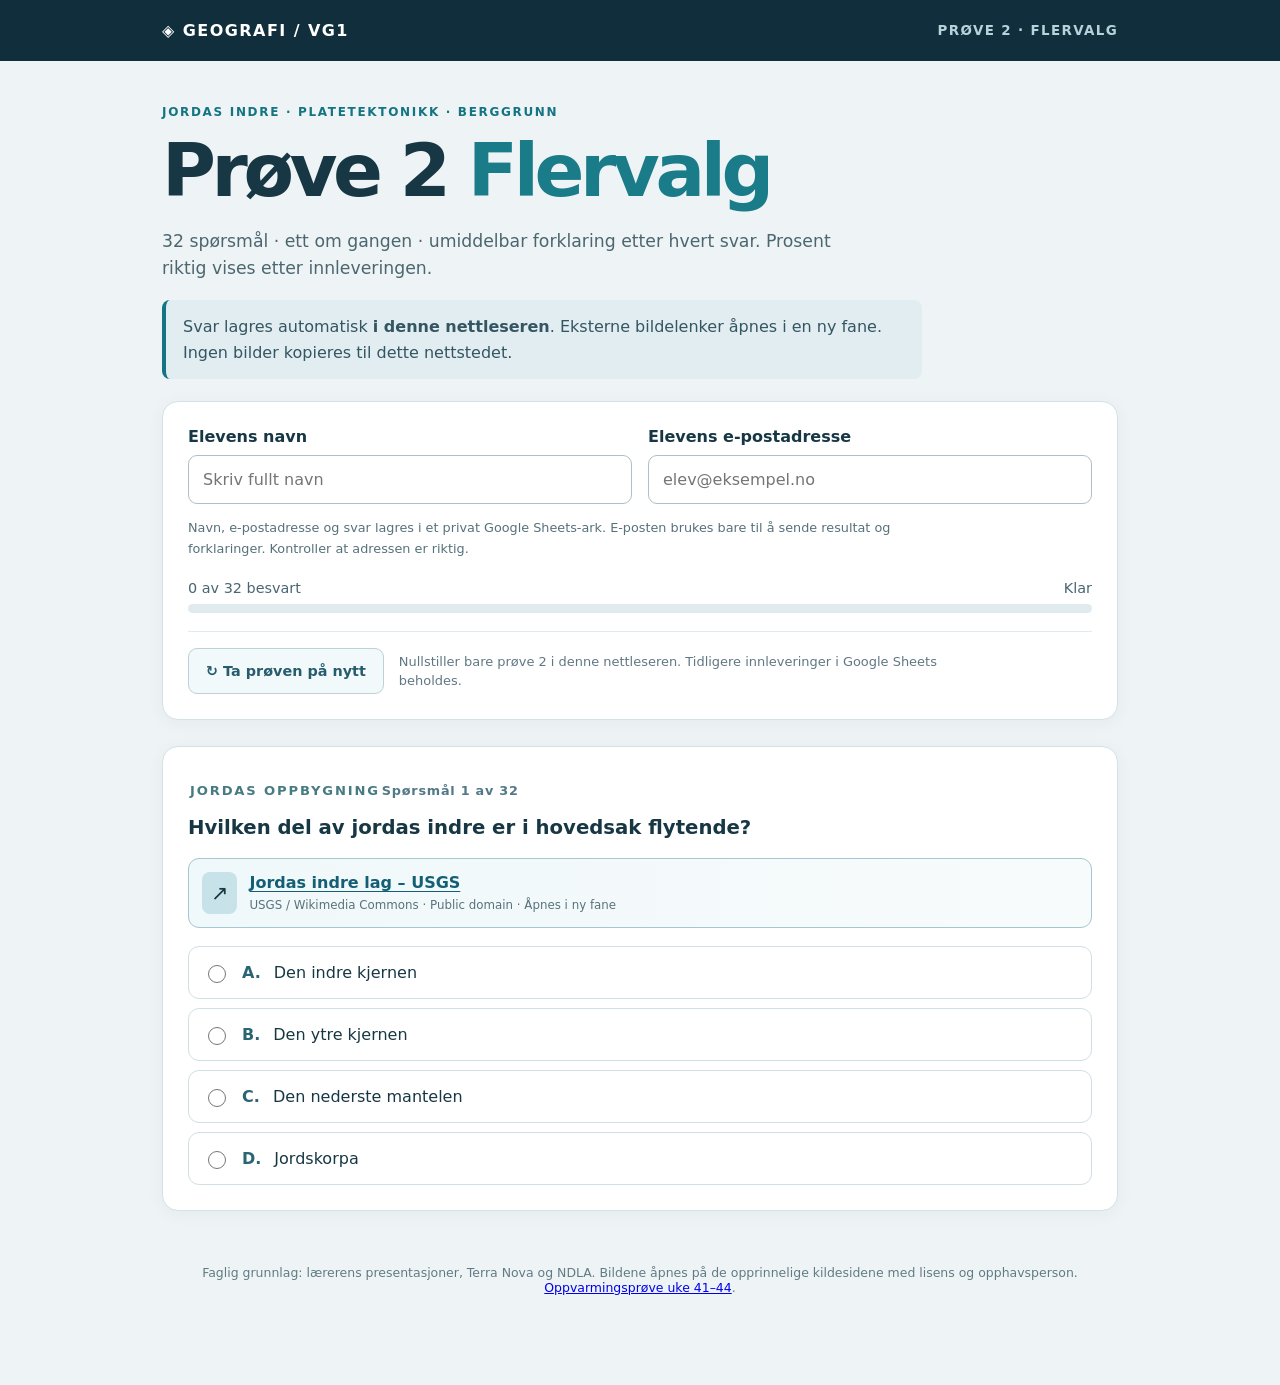
<file: prove2/index.html>
<!doctype html>
<html lang="no"><head><meta charset="utf-8"><meta name="viewport" content="width=device-width,initial-scale=1">
<meta name="theme-color" content="#102e3b"><title>Geografiprøve 2 – Flervalg | VG1</title>
<link rel="stylesheet" href="style.css"></head>
<body>
<header class="header"><div class="header-inner"><a href="../" class="brand">◈ GEOGRAFI / VG1</a><span class="header-tag">PRØVE 2 · FLERVALG</span></div></header>
<main>
<section class="hero"><div class="eyebrow">JORDAS INDRE · PLATETEKTONIKK · BERGGRUNN</div>
<h1>Prøve 2 <span>Flervalg</span></h1>
<p>32 spørsmål · ett om gangen · umiddelbar forklaring etter hvert svar. Prosent riktig vises etter innleveringen.</p>
<div class="note">Svar lagres automatisk <strong>i denne nettleseren</strong>. Eksterne bildelenker åpnes i en ny fane. Ingen bilder kopieres til dette nettstedet.</div></section>
<section class="identity card"><div class="identity-fields"><div><label for="student">Elevens navn</label><input id="student" type="text" maxlength="100" placeholder="Skriv fullt navn" autocomplete="name" required></div><div><label for="email">Elevens e-postadresse</label><input id="email" type="email" maxlength="254" placeholder="elev@eksempel.no" autocomplete="email" required></div></div>
 <p class="privacy">Navn, e-postadresse og svar lagres i et privat Google Sheets-ark. E-posten brukes bare til å sende resultat og forklaringer. Kontroller at adressen er riktig.</p>
<div class="progress"><span id="progress-label">0 av 32 besvart</span><span id="save-status">Klar</span></div><div class="bar"><div id="bar-fill"></div></div><div class="reset-area"><button id="reset-quiz" class="secondary reset-button" type="button">↻ Ta prøven på nytt</button><p>Nullstiller bare prøve 2 i denne nettleseren. Tidligere innleveringer i Google Sheets beholdes.</p></div></section>
<section id="stage-quiz" class="quiz-step"><div id="question-card" class="question card"><p>Laster spørsmål …</p></div><div id="feedback-panel" class="instant-feedback" hidden role="status"></div><button id="next" class="primary next-button" type="button" hidden>Neste spørsmål</button></section>
<section class="delivery card" id="delivery" hidden><h2>Lever prøve 2</h2>
<p>Kontroller svarene og e-postadressen før du leverer. Når Google har bekreftet innleveringen, vises poeng og forklaringer til alle oppgavene under.</p>
<div class="buttons"><button class="secondary" type="button" id="download">Last ned svar som sikkerhetskopi</button><button class="secondary" type="button" id="print">Skriv ut</button></div>
<label class="confirm"><input id="agree" type="checkbox"> Jeg har kontrollert svarene mine og vil levere.</label>
<button id="submit" type="button" class="primary">Lever 32 flervalgssvar</button><p id="submit-status" role="status"></p>
<div id="receipt" hidden></div><p class="fine">Du får bare se resultatet etter at Google Sheets har bekreftet mottak via kvitterings-ID. Dette er en øvingsprøve, ikke en offisiell karakter eller en låst eksamen.</p></section>
<section class="results card" id="results" hidden aria-live="polite">
 <div class="results-eyebrow">PRØVE 2 ER LEVERT</div>
 <h2>Ditt resultat</h2>
 <div class="score" id="score"></div><p id="score-detail" class="score-detail"></p>
 <figure id="result-animation" class="result-animation" hidden>
   <img id="result-animation-image" alt="" width="560" height="560" loading="eager" decoding="async">
   <figcaption id="result-animation-caption"></figcaption>
 </figure>
 <p id="email-status"></p>
 <p class="results-intro">Du har fått riktig svar og faglige forklaringer etter hvert spørsmål. Her er totalscoren din.</p>

</section>
<footer>Faglig grunnlag: lærerens presentasjoner, Terra Nova og NDLA. Bildene åpnes på de opprinnelige kildesidene med lisens og opphavsperson. <a href="../oppvarming/">Oppvarmingsprøve uke 41–44</a>.</footer>
</main><script src="config.js"></script><script src="app.js"></script>
<script>
/* Resultatanimasjoner – berører ikke svarlagring eller Google Sheets. */
(()=>{'use strict';
  const choices=[
    {max:25,key:'under25',text:'Under 25 % – Oi, dette ble en vulkansk utfordring! Prøv igjen og lær av forklaringene.'},
    {max:50,key:'25-50',text:'25–49 % – Tsunamien kom brått på. Du har et godt utgangspunkt for et nytt forsøk.'},
    {max:75,key:'50-75',text:'50–74 % – Du kom deg gjennom jordskredet! Fortsett å øve på det som var vanskelig.'},
    {max:100,key:'75-99',text:'75–99 % – På toppen av fjellet! Sterk geografikunnskap.'},
    {max:101,key:'100',text:'100 % – Geografimester! Du har hele verden i din hånd.'}
  ];
  const wrap=document.getElementById('result-animation');
  const img=document.getElementById('result-animation-image');
  const caption=document.getElementById('result-animation-caption');
  const score=document.getElementById('score');
  const results=document.getElementById('results');
  if(!wrap||!img||!caption||!score||!results)return;
  let selected='';
  img.addEventListener('error',()=>{wrap.hidden=true;});
  const update=()=>{
    if(results.hidden)return;
    const match=(score.textContent||'').replace(',','.').match(/(\d+(?:\.\d+)?)\s*%/);
    if(!match)return;
    const pct=Number(match[1]);
    if(!Number.isFinite(pct)||pct<0||pct>100)return;
    const tier=choices.find(c=>pct<c.max);
    if(!tier)return;
    caption.textContent=tier.text;
    if(selected!==tier.key){
      selected=tier.key;
      img.src=tier.key+'.webp';
      img.alt=tier.text;
    }
    wrap.hidden=false;
  };
  new MutationObserver(update).observe(score,{subtree:true,childList:true,characterData:true});
  new MutationObserver(update).observe(results,{attributes:true,attributeFilter:['hidden']});
  update();
})();
</script></body></html>
</file>
<file: style.css>
:root{font-family:Inter,system-ui,-apple-system,Segoe UI,sans-serif;color:#18313e;background:#f3f6f7}*{box-sizing:border-box}body{margin:0}header{background:#102e3b;color:#f9fbfc}.top{max-width:1040px;margin:auto;padding:20px 26px;display:flex;justify-content:space-between;gap:12px}.brand{font-weight:850;letter-spacing:.12em}.subbrand{color:#b9d0d7}main{max-width:1040px;margin:0 auto;padding:30px 24px 80px}.intro{padding:8px 4px 24px}.eyebrow{font-size:.76rem;letter-spacing:.17em;font-weight:800;color:#126c7a}h1{font-size:clamp(2rem,5vw,3.25rem);letter-spacing:-.04em;line-height:1.1;margin:12px 0}h2{font-size:1.55rem}.intro>p:not(.eyebrow){max-width:740px;color:#4c6370;line-height:1.7}.notice{background:#e8f0f3;border-left:4px solid #1b7889;padding:15px 17px;border-radius:7px;max-width:790px;line-height:1.55;font-size:.95rem}.controls,.question,.submit{background:white;border:1px solid #d9e4e9;border-radius:15px;padding:25px;box-shadow:0 2px 10px #15364508}.controls label{display:block;font-size:.84rem;font-weight:750;margin-bottom:9px}input[type=text],#student,textarea{width:100%;border:1px solid #b9cbd2;border-radius:8px;background:#fff;padding:13px;font:inherit;color:#18313e}#student{max-width:470px}.status-row{display:flex;justify-content:space-between;gap:12px;font-size:.83rem;color:#5b727f;margin:21px 0 8px}.meter{background:#dfe9ed;height:8px;border-radius:9px;overflow:hidden}#meterFill{width:0;height:100%;background:#197f88;transition:width .2s}.jump{display:flex;gap:8px;flex-wrap:wrap;margin:24px 0}.jump a{display:inline-block;text-decoration:none;border:1px solid #bfd2d8;color:#245263;padding:8px 13px;border-radius:8px;background:white;font-size:.88rem}.jump a.done{background:#dcf2e9;border-color:#a5d8c0}.question{margin:18px 0 24px;scroll-margin-top:18px}.qtop{display:flex;justify-content:space-between;align-items:start;gap:12px}.qtop h2{margin:0 0 16px}.points{white-space:nowrap;background:#edf4f6;padding:6px 10px;border-radius:7px;color:#42606c;font-size:.86rem;font-weight:700}.question p{line-height:1.65;margin:10px 0}.figure{margin:18px 0;background:#f7fafb;border:1px solid #d8e4e9;border-radius:10px;padding:12px}.figure img{display:block;width:100%;height:auto;max-height:600px;object-fit:contain}.figure figcaption{font-size:.79rem;color:#536e79;padding:8px 4px 2px}.fieldlabel{font-weight:750;display:block;margin:22px 0 8px}.answer{min-height:220px;line-height:1.6;resize:vertical}.charcount{font-size:.76rem;color:#647d88;text-align:right;margin:7px 0}table{border-collapse:collapse;width:100%;font-size:.89rem;margin:18px 0}td,th{padding:11px;border:1px solid #cfdde3;text-align:left;vertical-align:top}th{background:#edf5f6}button{border:0;border-radius:8px;padding:13px 18px;font:inherit;font-weight:700;cursor:pointer}.primary{background:#126b79;color:#fff}.primary:hover{background:#0c5360}.secondary{border:1px solid #b7cad0;color:#24515e;background:#f7fafb}.button-row{display:flex;gap:10px;flex-wrap:wrap;margin:24px 0}.confirm{display:flex;gap:11px;align-items:center;margin:20px 0;font-size:.95rem}.submit{margin-top:34px}.fine{color:#607683;font-size:.82rem;line-height:1.5}#deliveryStatus{font-weight:650}#receipt{background:#f3f7ee;padding:17px;border-radius:9px;margin-top:16px;line-height:1.6}footer{padding:25px;text-align:center;color:#647b86;font-size:.8rem}@media(max-width:600px){.top{padding:18px;display:block}.subbrand{display:block;margin-top:6px}main{padding:20px 12px 40px}.question,.controls,.submit{padding:16px}.qtop h2{font-size:1.22rem}.button-row button{width:100%}}@media print{header,.jump,.controls,.submit,.fieldlabel,.charcount,footer{display:none!important}body{background:white}main{padding:0}.question{box-shadow:none;break-inside:avoid;border:0;border-top:1px solid #aaa;border-radius:0}.answer{border:0;min-height:0;resize:none;white-space:pre-wrap}.figure img{max-height:250px}}
</file>
<file: prove2/style.css>
:root{color-scheme:light;font-family:Inter,system-ui,-apple-system,BlinkMacSystemFont,"Segoe UI",sans-serif;color:#173744;background:#eef4f5}*{box-sizing:border-box}body{margin:0}.header{background:#102e3b;color:white}.header-inner{max-width:1000px;margin:auto;display:flex;justify-content:space-between;gap:12px;align-items:center;padding:21px 22px}.brand{font-weight:850;color:#fff;text-decoration:none;letter-spacing:.09em}.header-tag{color:#b7d2da;font-size:.84rem;font-weight:750;letter-spacing:.1em}main{max-width:1000px;padding:0 22px 70px;margin:auto}.hero{padding:44px 0 22px}.eyebrow{font-size:.75rem;letter-spacing:.14em;color:#147483;font-weight:900}h1{font-size:clamp(2.6rem,6vw,4.6rem);letter-spacing:-.06em;line-height:1.08;margin:12px 0}h1 span{color:#1a7c89}.hero>p{color:#4c6670;font-size:1.08rem;line-height:1.6;max-width:710px}.note{background:#e1edf0;border-left:4px solid #147483;border-radius:8px;padding:14px 17px;max-width:760px;line-height:1.6;color:#345562}.card,.question{border:1px solid #d4e1e5;border-radius:16px;background:white;box-shadow:0 3px 18px #1239470b;padding:25px}.identity label{display:block;font-weight:800;margin-bottom:9px}.identity input{width:100%;max-width:540px;border:1px solid #aebfc6;border-radius:9px;padding:14px;font:inherit}.progress{display:flex;justify-content:space-between;gap:12px;flex-wrap:wrap;margin:21px 0 8px;color:#486673;font-size:.9rem}.bar{height:9px;background:#e0ebef;border-radius:9px;overflow:hidden}.bar div{width:0;height:100%;background:#117b87;transition:width .25s}.navigator{display:flex;flex-wrap:wrap;gap:6px;margin:23px 0}.navigator a{min-width:36px;padding:9px;background:#fff;border:1px solid #c5d9df;text-decoration:none;text-align:center;border-radius:8px;color:#396272;font-weight:700;font-size:.82rem}.navigator a.done{background:#d8f1e8;border-color:#85c7af;color:#185b46}.topic{font-size:.82rem;text-transform:uppercase;letter-spacing:.14em;font-weight:850;color:#477b82;margin:40px 2px 17px}.question{margin:18px 0;scroll-margin-top:16px}.qhead{display:flex;justify-content:space-between;align-items:start;gap:15px}.qnum{font-size:.8rem;color:#527985;font-weight:850;letter-spacing:.06em}.question h2{font-size:1.23rem;line-height:1.48;margin:8px 0 15px;max-width:790px}.pill{white-space:nowrap;color:#477684;background:#eaf4f5;padding:7px 9px;border-radius:7px;font-size:.8rem;font-weight:700}.source{border:1px solid #a4c7d0;border-radius:11px;background:linear-gradient(90deg,#eff8fa,#f8fbfc);margin:12px 0 18px;padding:13px;display:flex;gap:12px;align-items:center}.source .symbol{border-radius:8px;padding:9px;background:#c7e2e9;font-size:1.3rem}.source a{color:#145f76;font-weight:850;text-decoration:underline;text-underline-offset:3px}.source p{color:#58727d;font-size:.74rem;margin:6px 0 0}.answers{display:grid;gap:9px}.option{display:flex;gap:13px;align-items:center;border:1px solid #d1dfe4;border-radius:11px;padding:14px;cursor:pointer;line-height:1.45;transition:background .15s,border-color .15s}.option:hover{background:#f4f9fa}.option:has(input:checked){background:#e2f3f0;border-color:#228b83;box-shadow:inset 0 0 0 1px #228b83}.option:focus-within{outline:2px solid #1a758b;outline-offset:2px}.option input{accent-color:#147c81;width:18px;height:18px;flex-shrink:0}.letter{font-weight:850;color:#2a6574;min-width:18px}.delivery{margin:40px 0 20px}.delivery h2{margin-top:0}.delivery p{line-height:1.6;color:#486470}.buttons{display:flex;flex-wrap:wrap;gap:12px;margin:18px 0}.confirm{display:flex;gap:10px;margin:18px 0;align-items:center}.confirm input{width:18px;height:18px}.primary,.secondary{font:inherit;font-weight:800;border-radius:9px;padding:14px 17px;cursor:pointer}.primary{border:0;background:#126f7e;color:white}.primary:disabled{opacity:.55;cursor:wait}.secondary{border:1px solid #bdd1d6;background:#f2f9fa;color:#275c6e}.fine{font-size:.8rem}.delivery #submit-status{font-weight:700}#receipt{background:#e8f5ec;border-radius:9px;padding:16px;line-height:1.6}footer{text-align:center;font-size:.78rem;color:#617b84;padding:20px 0}@media(max-width:620px){.header-inner{padding:16px}.header-tag{font-size:.66rem}main{padding:0 12px 35px}.hero{padding-top:29px}.card,.question{padding:16px}.source{align-items:start}.qhead{gap:5px}.question h2{font-size:1.12rem}.buttons button{width:100%}}@media print{.header,.navigator,.delivery,.identity,footer{display:none}.hero{padding:5px 0}.note{display:none}.question{break-inside:avoid;box-shadow:none}.option{padding:5px}}
.identity-fields{display:grid;grid-template-columns:1fr 1fr;gap:16px;align-items:end}
.identity-fields input{width:100%;max-width:none}
.privacy{font-size:.8rem;color:#57717b;line-height:1.6;margin:14px 0 0;max-width:760px}
.results{margin-top:22px;border-color:#9bcabc}
.results[hidden]{display:none}
.results-eyebrow{letter-spacing:.15em;font-size:.77rem;font-weight:900;color:#187765}
.results h2{font-size:2rem;margin:10px 0}
.score{display:inline-flex;align-items:baseline;gap:10px;background:#e4f5ee;border-radius:12px;padding:18px 22px;font-size:2.6rem;font-weight:900;color:#185a48;margin-bottom:10px}
.score small{font-size:.9rem;font-weight:600;color:#4b7266}
.results-intro{color:#4a6871}
.review{border:1px solid #d7e5e7;border-radius:11px;margin:14px 0;padding:18px;background:#fcfefe}
.review.good{border-left:5px solid #228067}
.review.bad{border-left:5px solid #ba653b}
.review-header{display:flex;align-items:center;justify-content:space-between;gap:15px}
.review-header b{font-size:.85rem}
.review-status{font-size:.8rem;font-weight:800;border-radius:99px;padding:5px 10px}
.review.good .review-status{background:#e0f2e9;color:#1b6a50}
.review.bad .review-status{background:#fdeae1;color:#995030}
.review-question{font-weight:800;margin:12px 0}
.review-answer{margin:8px 0;line-height:1.58}
.review-explanation{margin:10px 0 0;color:#405f69;line-height:1.62}
@media(max-width:640px){.identity-fields{grid-template-columns:1fr}.score{font-size:2.1rem}}
@media print{.results{display:block!important}.review{break-inside:avoid}}

/* Trinnvis flervalgsprøve med forklaring mellom spørsmålene */
#stage-quiz[hidden],#delivery[hidden],#results[hidden],#feedback-panel[hidden],#next[hidden]{display:none!important}
.quiz-step{margin:26px 0 34px}
.qtop{margin:8px 0 14px}
.instant-feedback{border:1px solid #bed3d7;border-radius:14px;padding:23px 24px;margin:16px 0;background:#edf6f7;line-height:1.6}
.instant-feedback h3{margin:0 0 10px;font-size:1.17rem}
.instant-feedback p{margin:8px 0}
.instant-feedback.correct{background:#e6f6ed;border-color:#8fcaae}
.instant-feedback.correct h3{color:#24694e}
.instant-feedback.incorrect{background:#fff1e7;border-color:#e4af89}
.instant-feedback.incorrect h3{color:#954c2a}
.instant-feedback.pending{background:#ecf3f5;color:#496a75}
.option.locked{cursor:default;opacity:.78}
.option.selected{opacity:1}
.option.right{border-color:#298b6d!important;background:#e1f5e9!important;opacity:1}
.option.wrong{border-color:#c77b4f!important;background:#fff0e6!important;opacity:1}
.next-button{display:block;margin:0 0 0 auto;min-width:250px;font-size:1rem}
#score{font-size:clamp(2.5rem,6vw,4rem);font-weight:900;letter-spacing:-.04em;color:#1a7163}
#score-detail{font-size:1.15rem;font-weight:750;color:#426874}
@media(max-width:620px){.next-button{width:100%}.instant-feedback{padding:16px}}

/* Lokal omstart for prøve 2 */
.reset-area{display:flex;align-items:center;gap:15px;flex-wrap:wrap;margin-top:18px;padding-top:16px;border-top:1px solid #e1eaf0}
.reset-button{white-space:nowrap;font-size:.9rem}
.reset-area p{margin:0;color:#607784;font-size:.81rem;line-height:1.5;max-width:570px}
@media(max-width:620px){.reset-button{width:100%}}

/* Animerte resultatillustrasjoner for prøve 2. */
.result-animation{max-width:610px;margin:24px auto 16px;padding:16px 16px 21px;background:#f5fafb;border:1px solid #cfe2e8;border-radius:18px;text-align:center}
.result-animation[hidden]{display:none!important}
.result-animation img{display:block;width:min(100%,530px);height:auto;aspect-ratio:1/1;object-fit:contain;margin:0 auto;border-radius:13px;box-shadow:0 8px 25px rgba(21,72,83,.12)}
.result-animation figcaption{max-width:560px;margin:15px auto 0;font-size:1rem;font-weight:750;line-height:1.6;color:#3b626e}
</file>
